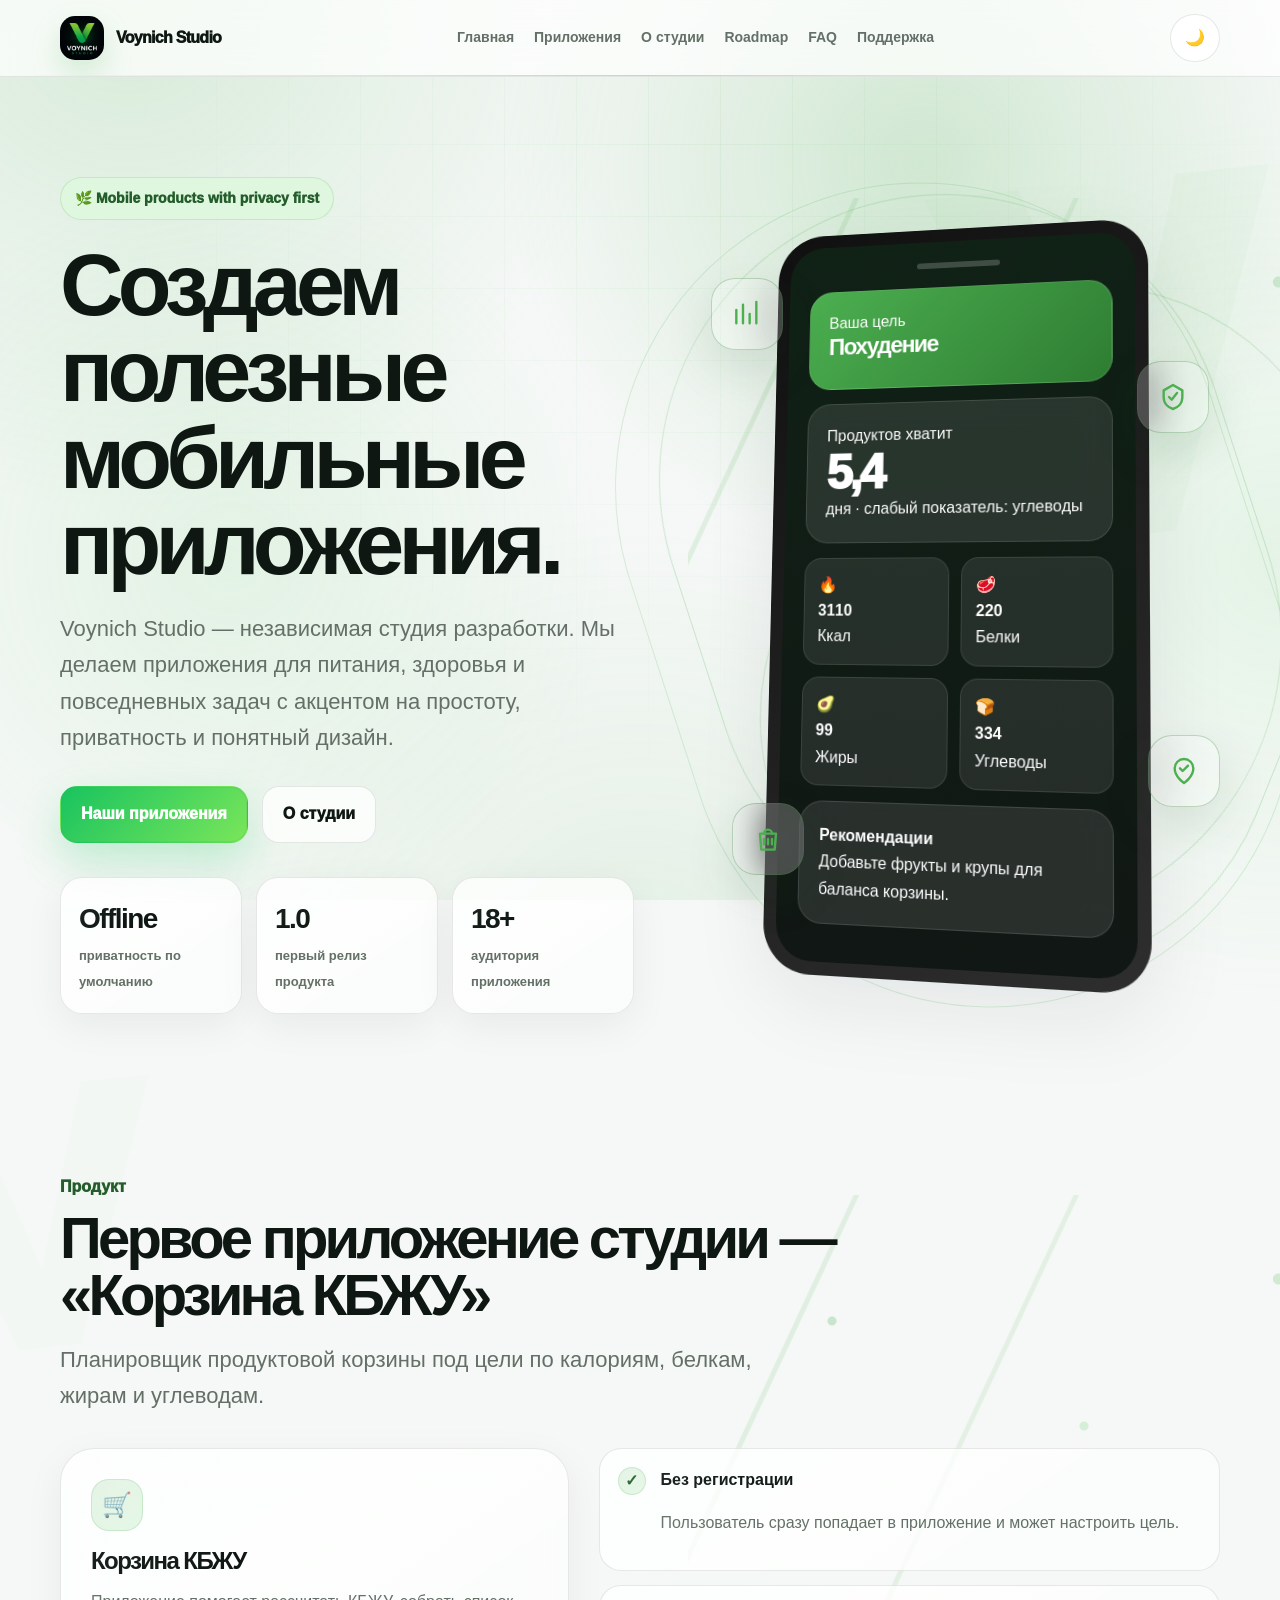
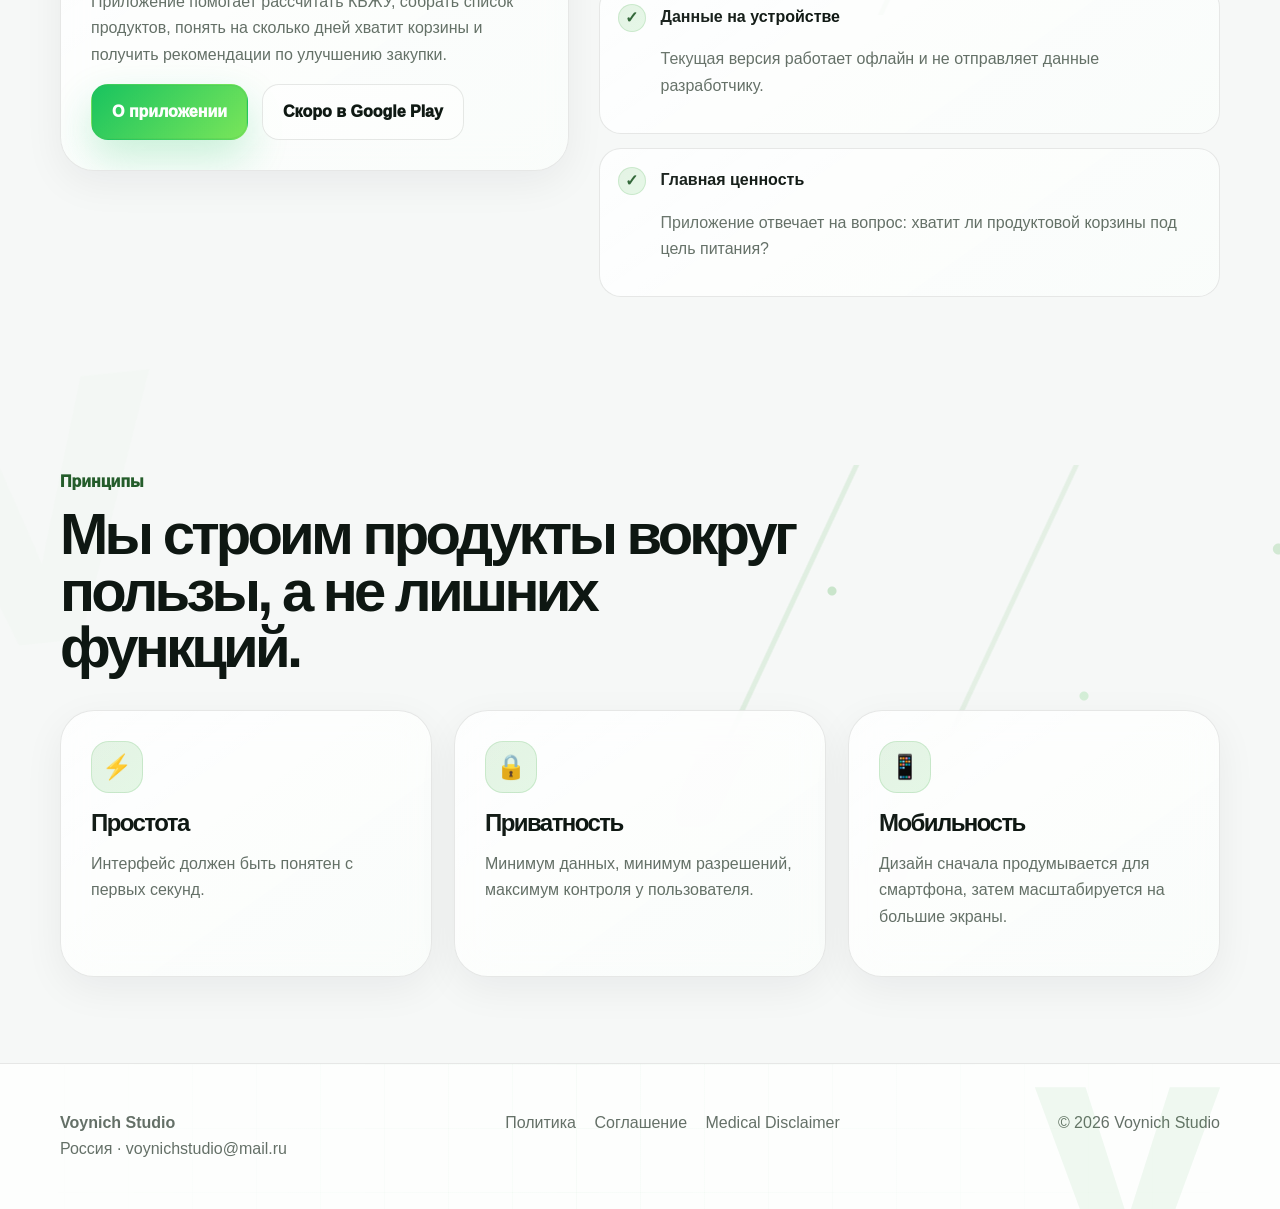
<file: index.html>
<!doctype html>
<html lang="ru">
<head>
  <meta charset="utf-8">
  <meta name="viewport" content="width=device-width, initial-scale=1">
  <title>Voynich Studio — мобильные приложения</title>
  <meta name="description" content="Voynich Studio разрабатывает современные мобильные приложения для питания, здоровья и повседневных задач.">
  <meta name="theme-color" content="#4CAF50">
  <link rel="canonical" href="https://voynich-studio.github.io/">
  <meta property="og:title" content="Voynich Studio — мобильные приложения">
  <meta property="og:description" content="Voynich Studio разрабатывает современные мобильные приложения для питания, здоровья и повседневных задач.">
  <meta property="og:type" content="website">
  <meta property="og:url" content="https://voynich-studio.github.io/">
  <meta property="og:site_name" content="Voynich Studio">
  <meta name="twitter:card" content="summary_large_image">
  <link rel="icon" href="assets/favicon.png" type="image/png">
  <link rel="manifest" href="site.webmanifest">
  <link rel="stylesheet" href="style.css">
  <script type="application/ld+json">
  {
    "@context": "https://schema.org",
    "@type": "Organization",
    "name": "Voynich Studio",
    "url": "https://voynich-studio.github.io/",
    "email": "voynichstudio@mail.ru",
    "foundingLocation": "Россия"
  }
  </script>

</head>
<body>
  <a class="skip-link" href="#main">Перейти к содержимому</a>
  <nav class="site-nav">
    <div class="container nav-inner">
      <a class="logo" href="index.html" aria-label="Voynich Studio">
        <img class="logo-mark" src="assets/voynich-studio-logo-v2.jpg" alt="" width="44" height="44">
        <span>Voynich Studio</span>
      </a>
      <div class="nav-links" aria-label="Основная навигация">
        <a href="index.html">Главная</a>
        <a href="apps.html">Приложения</a>
        <a href="about.html">О студии</a>
        <a href="roadmap.html">Roadmap</a>
        <a href="faq.html">FAQ</a>
        <a href="support.html">Поддержка</a>
      </div>
      <div class="nav-actions">
        <button class="icon-btn" onclick="toggleTheme()" aria-label="Переключить тему">🌙</button>
        <button class="icon-btn mobile-menu-btn" onclick="toggleMenu()" aria-label="Открыть меню">☰</button>
      </div>
    </div>
    <div class="container mobile-menu">
      <a href="index.html">Главная</a>
      <a href="apps.html">Приложения</a>
      <a href="about.html">О студии</a>
      <a href="roadmap.html">Roadmap</a>
      <a href="faq.html">FAQ</a>
      <a href="support.html">Поддержка</a>
      <a href="privacy-policy.html">Документы</a>
    </div>
  </nav>

<header class="hero" id="main">
  <div class="container hero-grid">
    <div class="hero-copy">
      <div class="badge reveal">🌿 Mobile products with privacy first</div>
      <h1 class="reveal d1">Создаем полезные мобильные приложения.</h1>
      <p class="lead reveal d2">Voynich Studio — независимая студия разработки. Мы делаем приложения для питания, здоровья и повседневных задач с акцентом на простоту, приватность и понятный дизайн.</p>
      <div class="actions reveal d2">
        <a class="btn primary" href="apps.html">Наши приложения</a>
        <a class="btn secondary" href="about.html">О студии</a>
      </div>
      <div class="stats reveal d2">
        <div class="stat"><strong>Offline</strong><span>приватность по умолчанию</span></div>
        <div class="stat"><strong>1.0</strong><span>первый релиз продукта</span></div>
        <div class="stat"><strong>18+</strong><span>аудитория приложения</span></div>
      </div>
    </div>

<div class="device-wrap reveal d2">
  <div class="brand-orbit" aria-hidden="true"></div>
  <span class="glass-chip one" aria-hidden="true"><svg viewBox="0 0 24 24"><path d="M4 19V9m5 10V5m5 14v-7m5 7V3"/></svg></span>
  <span class="glass-chip two" aria-hidden="true"><svg viewBox="0 0 24 24"><path d="M12 3l7 4v5c0 5-3.5 8-7 9-3.5-1-7-4-7-9V7l7-4z"/><path d="M9 12l2 2 4-5"/></svg></span>
  <span class="glass-chip three" aria-hidden="true"><svg viewBox="0 0 24 24"><path d="M6 8h12l-1 12H7L6 8z"/><path d="M9 8a3 3 0 0 1 6 0"/><path d="M9 12v4m3-4v4m3-4v4"/></svg></span>
  <span class="glass-chip four" aria-hidden="true"><svg viewBox="0 0 24 24"><path d="M12 21s7-4.5 7-11a7 7 0 0 0-14 0c0 6.5 7 11 7 11z"/><path d="M9 10l2 2 4-4"/></svg></span>

  <div class="orbit"></div>
  <div class="phone" aria-label="Мокап приложения Корзина КБЖУ">
    <div class="phone-screen">
      <div class="phone-top"></div>
      <div class="app-card green">
        <div>Ваша цель</div>
        <h3>Похудение</h3>
      </div>
      <div class="app-card">
        <div>Продуктов хватит</div>
        <div class="big-number">5,4</div>
        <div>дня · слабый показатель: углеводы</div>
      </div>
      <div class="phone-grid">
        <div class="phone-macro">🔥<br><strong>3110</strong><br>Ккал</div>
        <div class="phone-macro">🥩<br><strong>220</strong><br>Белки</div>
        <div class="phone-macro">🥑<br><strong>99</strong><br>Жиры</div>
        <div class="phone-macro">🍞<br><strong>334</strong><br>Углеводы</div>
      </div>
      <div class="app-card" style="margin-top:15px">
        <strong>Рекомендации</strong><br>
        Добавьте фрукты и крупы для баланса корзины.
      </div>
    </div>
  </div>
</div>

  </div>
</header>

<main id="main">
  <section class="section">
    <div class="container">
      <div class="section-head">
        <div class="section-kicker">Продукт</div>
        <h2>Первое приложение студии — «Корзина КБЖУ»</h2>
        <p class="lead">Планировщик продуктовой корзины под цели по калориям, белкам, жирам и углеводам.</p>
      </div>
      <div class="split">
        <div class="card">
          <div class="card-icon">🛒</div>
          <h3>Корзина КБЖУ</h3>
          <p>Приложение помогает рассчитать КБЖУ, собрать список продуктов, понять на сколько дней хватит корзины и получить рекомендации по улучшению закупки.</p>
          <div class="actions">
            <a class="btn primary" href="kbju-basket.html">О приложении</a>
            <a class="btn secondary" href="#">Скоро в Google Play</a>
          </div>
        </div>
        <div class="feature-list">
          <div class="feature"><span class="check">✓</span><div><strong>Без регистрации</strong><p>Пользователь сразу попадает в приложение и может настроить цель.</p></div></div>
          <div class="feature"><span class="check">✓</span><div><strong>Данные на устройстве</strong><p>Текущая версия работает офлайн и не отправляет данные разработчику.</p></div></div>
          <div class="feature"><span class="check">✓</span><div><strong>Главная ценность</strong><p>Приложение отвечает на вопрос: хватит ли продуктовой корзины под цель питания?</p></div></div>
        </div>
      </div>
    </div>
  </section>

  <section class="section">
    <div class="container">
      <div class="section-head">
        <div class="section-kicker">Принципы</div>
        <h2>Мы строим продукты вокруг пользы, а не лишних функций.</h2>
      </div>
      <div class="cards">
        <div class="card"><div class="card-icon">⚡</div><h3>Простота</h3><p>Интерфейс должен быть понятен с первых секунд.</p></div>
        <div class="card"><div class="card-icon">🔒</div><h3>Приватность</h3><p>Минимум данных, минимум разрешений, максимум контроля у пользователя.</p></div>
        <div class="card"><div class="card-icon">📱</div><h3>Мобильность</h3><p>Дизайн сначала продумывается для смартфона, затем масштабируется на большие экраны.</p></div>
      </div>
    </div>
  </section>
</main>

  <footer class="footer">
    <div class="container footer-grid">
      <div>
        <strong>Voynich Studio</strong><br>
        Россия · <a href="mailto:voynichstudio@mail.ru">voynichstudio@mail.ru</a>
      </div>
      <div>
        <a href="privacy-policy.html">Политика</a>
        <a href="terms.html">Соглашение</a>
        <a href="medical-disclaimer.html">Medical Disclaimer</a>
      </div>
      <div>© 2026 Voynich Studio</div>
    </div>
  </footer>
  <script src="script.js"></script>
</body>
</html>
</file>
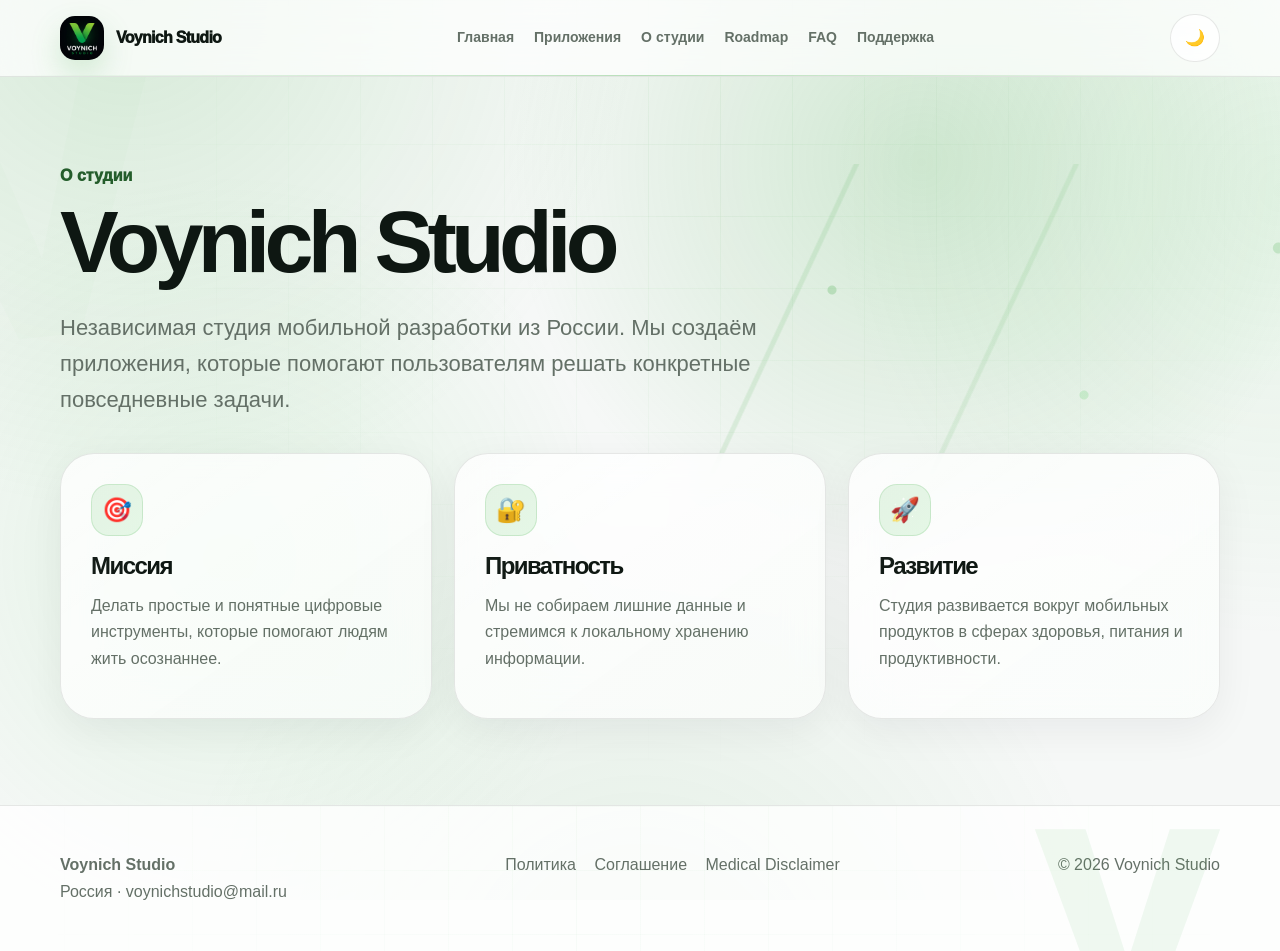
<file: about.html>
<!doctype html>
<html lang="ru">
<head>
  <meta charset="utf-8">
  <meta name="viewport" content="width=device-width, initial-scale=1">
  <title>О студии — Voynich Studio</title>
  <meta name="description" content="О студии Voynich Studio, миссии и принципах разработки.">
  <meta name="theme-color" content="#4CAF50">
  <link rel="canonical" href="https://voynich-studio.github.io/about.html">
  <meta property="og:title" content="О студии — Voynich Studio">
  <meta property="og:description" content="О студии Voynich Studio, миссии и принципах разработки.">
  <meta property="og:type" content="website">
  <meta property="og:url" content="https://voynich-studio.github.io/about.html">
  <meta property="og:site_name" content="Voynich Studio">
  <meta name="twitter:card" content="summary_large_image">
  <link rel="icon" href="assets/favicon.png" type="image/png">
  <link rel="manifest" href="site.webmanifest">
  <link rel="stylesheet" href="style.css">
  <script type="application/ld+json">
  {
    "@context": "https://schema.org",
    "@type": "Organization",
    "name": "Voynich Studio",
    "url": "https://voynich-studio.github.io/",
    "email": "voynichstudio@mail.ru",
    "foundingLocation": "Россия"
  }
  </script>

</head>
<body>
  <a class="skip-link" href="#main">Перейти к содержимому</a>
  <nav class="site-nav">
    <div class="container nav-inner">
      <a class="logo" href="index.html" aria-label="Voynich Studio">
        <img class="logo-mark" src="assets/voynich-studio-logo-v2.jpg" alt="" width="44" height="44">
        <span>Voynich Studio</span>
      </a>
      <div class="nav-links" aria-label="Основная навигация">
        <a href="index.html">Главная</a>
        <a href="apps.html">Приложения</a>
        <a href="about.html">О студии</a>
        <a href="roadmap.html">Roadmap</a>
        <a href="faq.html">FAQ</a>
        <a href="support.html">Поддержка</a>
      </div>
      <div class="nav-actions">
        <button class="icon-btn" onclick="toggleTheme()" aria-label="Переключить тему">🌙</button>
        <button class="icon-btn mobile-menu-btn" onclick="toggleMenu()" aria-label="Открыть меню">☰</button>
      </div>
    </div>
    <div class="container mobile-menu">
      <a href="index.html">Главная</a>
      <a href="apps.html">Приложения</a>
      <a href="about.html">О студии</a>
      <a href="roadmap.html">Roadmap</a>
      <a href="faq.html">FAQ</a>
      <a href="support.html">Поддержка</a>
      <a href="privacy-policy.html">Документы</a>
    </div>
  </nav>

<main id="main" class="section">
  <div class="container">
    <div class="section-head">
      <div class="section-kicker">О студии</div>
      <h1>Voynich Studio</h1>
      <p class="lead">Независимая студия мобильной разработки из России. Мы создаём приложения, которые помогают пользователям решать конкретные повседневные задачи.</p>
    </div>
    <div class="cards">
      <div class="card"><div class="card-icon">🎯</div><h3>Миссия</h3><p>Делать простые и понятные цифровые инструменты, которые помогают людям жить осознаннее.</p></div>
      <div class="card"><div class="card-icon">🔐</div><h3>Приватность</h3><p>Мы не собираем лишние данные и стремимся к локальному хранению информации.</p></div>
      <div class="card"><div class="card-icon">🚀</div><h3>Развитие</h3><p>Студия развивается вокруг мобильных продуктов в сферах здоровья, питания и продуктивности.</p></div>
    </div>
  </div>
</main>

  <footer class="footer">
    <div class="container footer-grid">
      <div>
        <strong>Voynich Studio</strong><br>
        Россия · <a href="mailto:voynichstudio@mail.ru">voynichstudio@mail.ru</a>
      </div>
      <div>
        <a href="privacy-policy.html">Политика</a>
        <a href="terms.html">Соглашение</a>
        <a href="medical-disclaimer.html">Medical Disclaimer</a>
      </div>
      <div>© 2026 Voynich Studio</div>
    </div>
  </footer>
  <script src="script.js"></script>
</body>
</html>
</file>
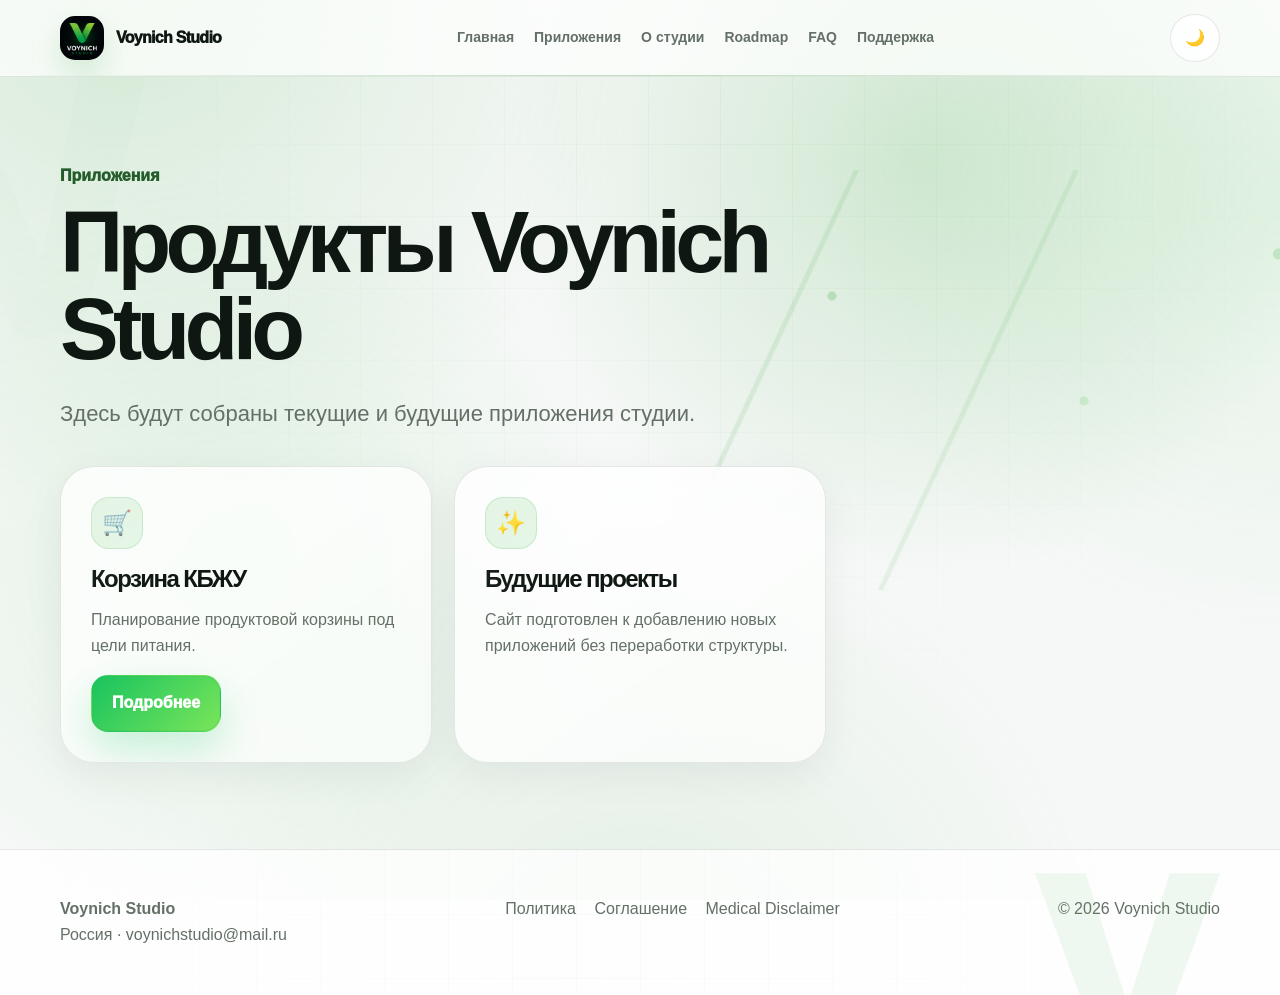
<file: apps.html>
<!doctype html>
<html lang="ru">
<head>
  <meta charset="utf-8">
  <meta name="viewport" content="width=device-width, initial-scale=1">
  <title>Приложения — Voynich Studio</title>
  <meta name="description" content="Приложения Voynich Studio.">
  <meta name="theme-color" content="#4CAF50">
  <link rel="canonical" href="https://voynich-studio.github.io/apps.html">
  <meta property="og:title" content="Приложения — Voynich Studio">
  <meta property="og:description" content="Приложения Voynich Studio.">
  <meta property="og:type" content="website">
  <meta property="og:url" content="https://voynich-studio.github.io/apps.html">
  <meta property="og:site_name" content="Voynich Studio">
  <meta name="twitter:card" content="summary_large_image">
  <link rel="icon" href="assets/favicon.png" type="image/png">
  <link rel="manifest" href="site.webmanifest">
  <link rel="stylesheet" href="style.css">
  <script type="application/ld+json">
  {
    "@context": "https://schema.org",
    "@type": "Organization",
    "name": "Voynich Studio",
    "url": "https://voynich-studio.github.io/",
    "email": "voynichstudio@mail.ru",
    "foundingLocation": "Россия"
  }
  </script>

</head>
<body>
  <a class="skip-link" href="#main">Перейти к содержимому</a>
  <nav class="site-nav">
    <div class="container nav-inner">
      <a class="logo" href="index.html" aria-label="Voynich Studio">
        <img class="logo-mark" src="assets/voynich-studio-logo-v2.jpg" alt="" width="44" height="44">
        <span>Voynich Studio</span>
      </a>
      <div class="nav-links" aria-label="Основная навигация">
        <a href="index.html">Главная</a>
        <a href="apps.html">Приложения</a>
        <a href="about.html">О студии</a>
        <a href="roadmap.html">Roadmap</a>
        <a href="faq.html">FAQ</a>
        <a href="support.html">Поддержка</a>
      </div>
      <div class="nav-actions">
        <button class="icon-btn" onclick="toggleTheme()" aria-label="Переключить тему">🌙</button>
        <button class="icon-btn mobile-menu-btn" onclick="toggleMenu()" aria-label="Открыть меню">☰</button>
      </div>
    </div>
    <div class="container mobile-menu">
      <a href="index.html">Главная</a>
      <a href="apps.html">Приложения</a>
      <a href="about.html">О студии</a>
      <a href="roadmap.html">Roadmap</a>
      <a href="faq.html">FAQ</a>
      <a href="support.html">Поддержка</a>
      <a href="privacy-policy.html">Документы</a>
    </div>
  </nav>

<main id="main" class="section">
  <div class="container">
    <div class="section-head">
      <div class="section-kicker">Приложения</div>
      <h1>Продукты Voynich Studio</h1>
      <p class="lead">Здесь будут собраны текущие и будущие приложения студии.</p>
    </div>
    <div class="cards">
      <div class="card">
        <div class="card-icon">🛒</div>
        <h3>Корзина КБЖУ</h3>
        <p>Планирование продуктовой корзины под цели питания.</p>
        <a class="btn primary" href="kbju-basket.html">Подробнее</a>
      </div>
      <div class="card">
        <div class="card-icon">✨</div>
        <h3>Будущие проекты</h3>
        <p>Сайт подготовлен к добавлению новых приложений без переработки структуры.</p>
      </div>
    </div>
  </div>
</main>

  <footer class="footer">
    <div class="container footer-grid">
      <div>
        <strong>Voynich Studio</strong><br>
        Россия · <a href="mailto:voynichstudio@mail.ru">voynichstudio@mail.ru</a>
      </div>
      <div>
        <a href="privacy-policy.html">Политика</a>
        <a href="terms.html">Соглашение</a>
        <a href="medical-disclaimer.html">Medical Disclaimer</a>
      </div>
      <div>© 2026 Voynich Studio</div>
    </div>
  </footer>
  <script src="script.js"></script>
</body>
</html>
</file>
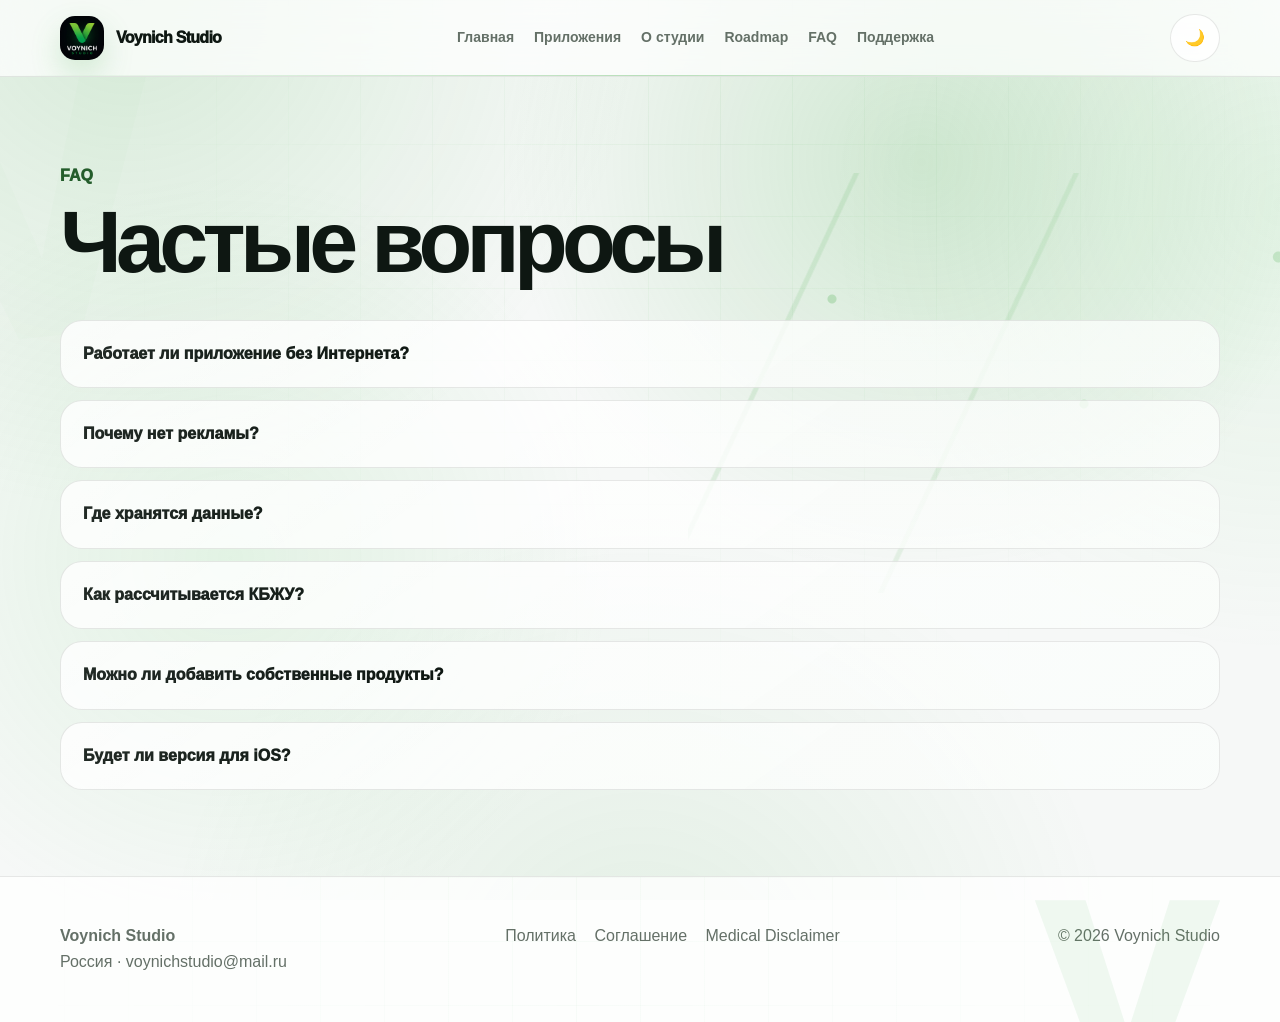
<file: faq.html>
<!doctype html>
<html lang="ru">
<head>
  <meta charset="utf-8">
  <meta name="viewport" content="width=device-width, initial-scale=1">
  <title>FAQ — Voynich Studio</title>
  <meta name="description" content="Частые вопросы о приложении Корзина КБЖУ и Voynich Studio.">
  <meta name="theme-color" content="#4CAF50">
  <link rel="canonical" href="https://voynich-studio.github.io/faq.html">
  <meta property="og:title" content="FAQ — Voynich Studio">
  <meta property="og:description" content="Частые вопросы о приложении Корзина КБЖУ и Voynich Studio.">
  <meta property="og:type" content="website">
  <meta property="og:url" content="https://voynich-studio.github.io/faq.html">
  <meta property="og:site_name" content="Voynich Studio">
  <meta name="twitter:card" content="summary_large_image">
  <link rel="icon" href="assets/favicon.png" type="image/png">
  <link rel="manifest" href="site.webmanifest">
  <link rel="stylesheet" href="style.css">
  <script type="application/ld+json">
  {
    "@context": "https://schema.org",
    "@type": "Organization",
    "name": "Voynich Studio",
    "url": "https://voynich-studio.github.io/",
    "email": "voynichstudio@mail.ru",
    "foundingLocation": "Россия"
  }
  </script>

</head>
<body>
  <a class="skip-link" href="#main">Перейти к содержимому</a>
  <nav class="site-nav">
    <div class="container nav-inner">
      <a class="logo" href="index.html" aria-label="Voynich Studio">
        <img class="logo-mark" src="assets/voynich-studio-logo-v2.jpg" alt="" width="44" height="44">
        <span>Voynich Studio</span>
      </a>
      <div class="nav-links" aria-label="Основная навигация">
        <a href="index.html">Главная</a>
        <a href="apps.html">Приложения</a>
        <a href="about.html">О студии</a>
        <a href="roadmap.html">Roadmap</a>
        <a href="faq.html">FAQ</a>
        <a href="support.html">Поддержка</a>
      </div>
      <div class="nav-actions">
        <button class="icon-btn" onclick="toggleTheme()" aria-label="Переключить тему">🌙</button>
        <button class="icon-btn mobile-menu-btn" onclick="toggleMenu()" aria-label="Открыть меню">☰</button>
      </div>
    </div>
    <div class="container mobile-menu">
      <a href="index.html">Главная</a>
      <a href="apps.html">Приложения</a>
      <a href="about.html">О студии</a>
      <a href="roadmap.html">Roadmap</a>
      <a href="faq.html">FAQ</a>
      <a href="support.html">Поддержка</a>
      <a href="privacy-policy.html">Документы</a>
    </div>
  </nav>

<main id="main" class="section">
  <div class="container">
    <div class="section-head">
      <div class="section-kicker">FAQ</div>
      <h1>Частые вопросы</h1>
    </div>
    <div class="faq-list">
      <details class="faq-item"><summary>Работает ли приложение без Интернета?</summary><p>Да. Текущая версия работает офлайн, а пользовательские данные хранятся локально на устройстве.</p></details>
      <details class="faq-item"><summary>Почему нет рекламы?</summary><p>Первая версия не использует рекламу, чтобы упростить публикацию и улучшить пользовательский опыт.</p></details>
      <details class="faq-item"><summary>Где хранятся данные?</summary><p>Данные хранятся на устройстве пользователя и не передаются разработчику.</p></details>
      <details class="faq-item"><summary>Как рассчитывается КБЖУ?</summary><p>Показатели рассчитываются на основе данных профиля или ручной цели пользователя. Значения продуктов берутся из локальной базы.</p></details>
      <details class="faq-item"><summary>Можно ли добавить собственные продукты?</summary><p>Да. Пользователь может создать собственный продукт и использовать его в корзине.</p></details>
      <details class="faq-item"><summary>Будет ли версия для iOS?</summary><p>Возможность iOS-версии рассматривается в будущих этапах развития.</p></details>
    </div>
  </div>
</main>

  <footer class="footer">
    <div class="container footer-grid">
      <div>
        <strong>Voynich Studio</strong><br>
        Россия · <a href="mailto:voynichstudio@mail.ru">voynichstudio@mail.ru</a>
      </div>
      <div>
        <a href="privacy-policy.html">Политика</a>
        <a href="terms.html">Соглашение</a>
        <a href="medical-disclaimer.html">Medical Disclaimer</a>
      </div>
      <div>© 2026 Voynich Studio</div>
    </div>
  </footer>
  <script src="script.js"></script>
</body>
</html>
</file>
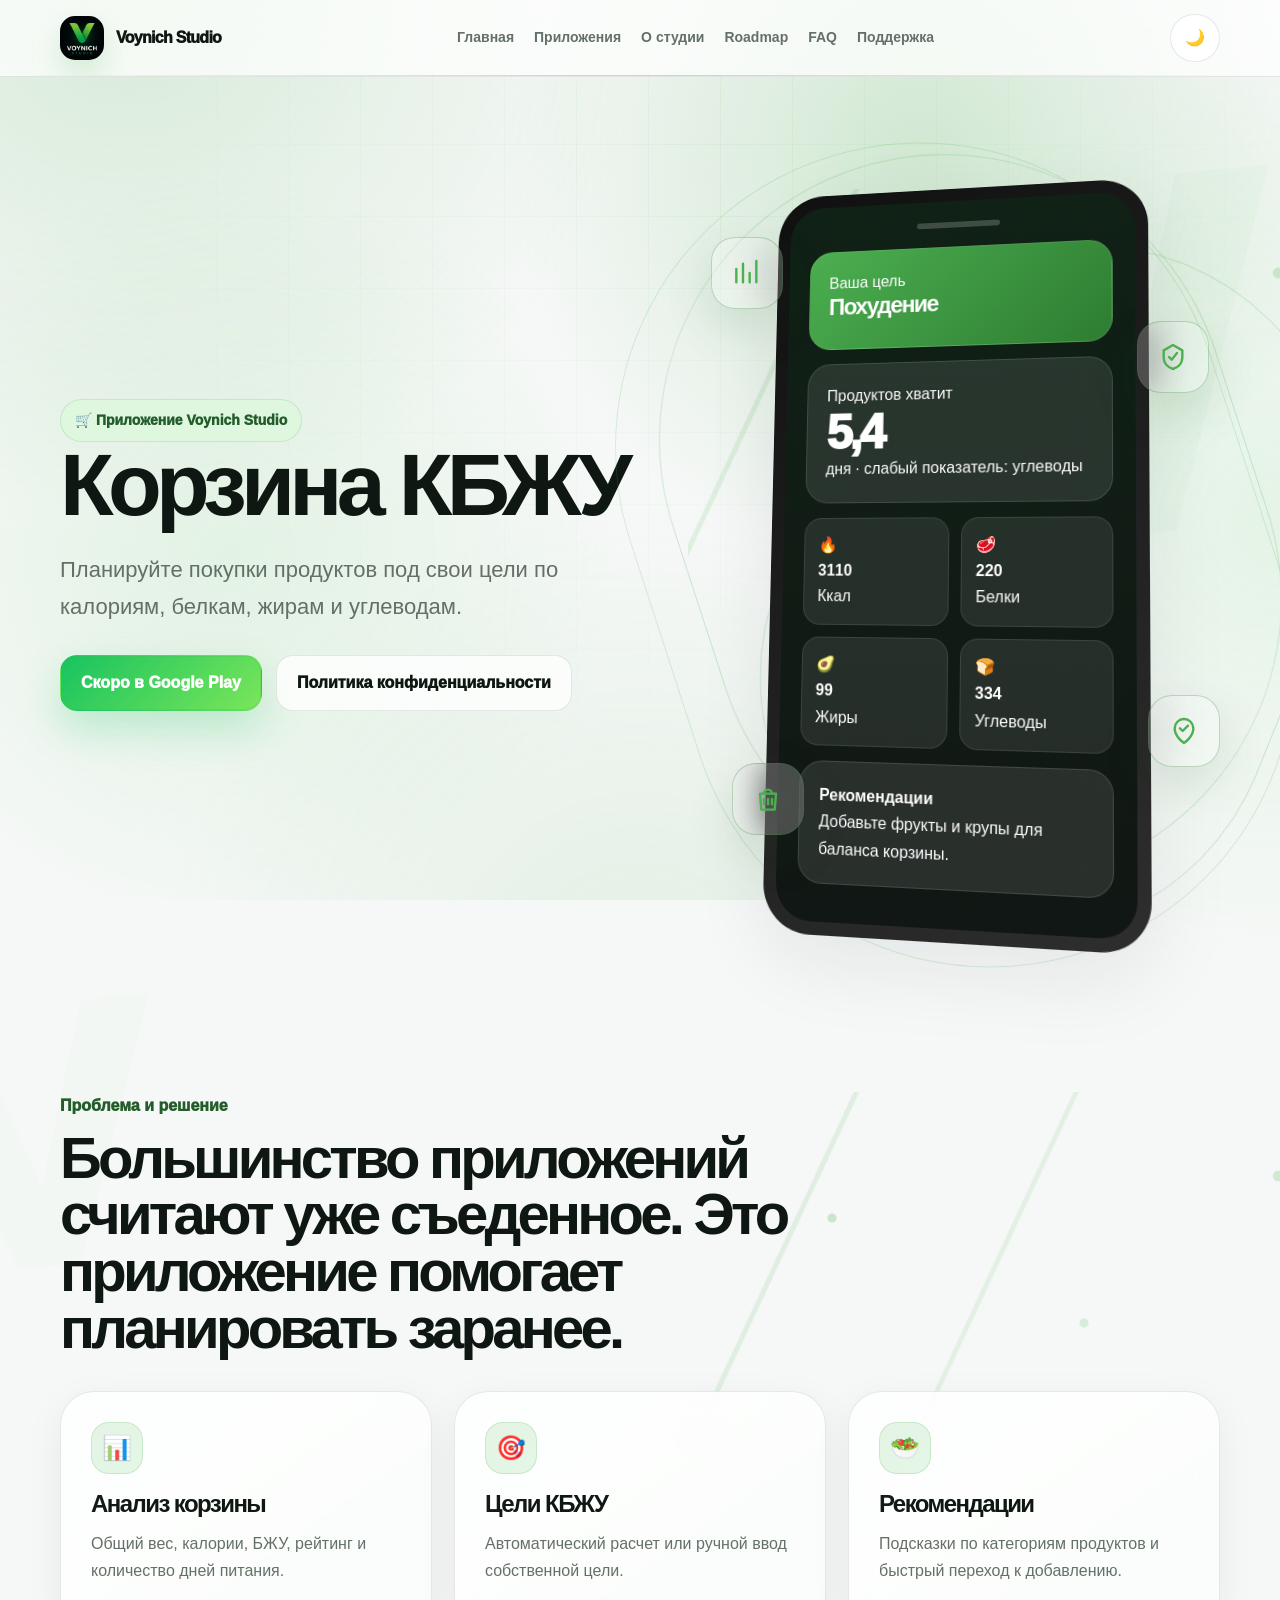
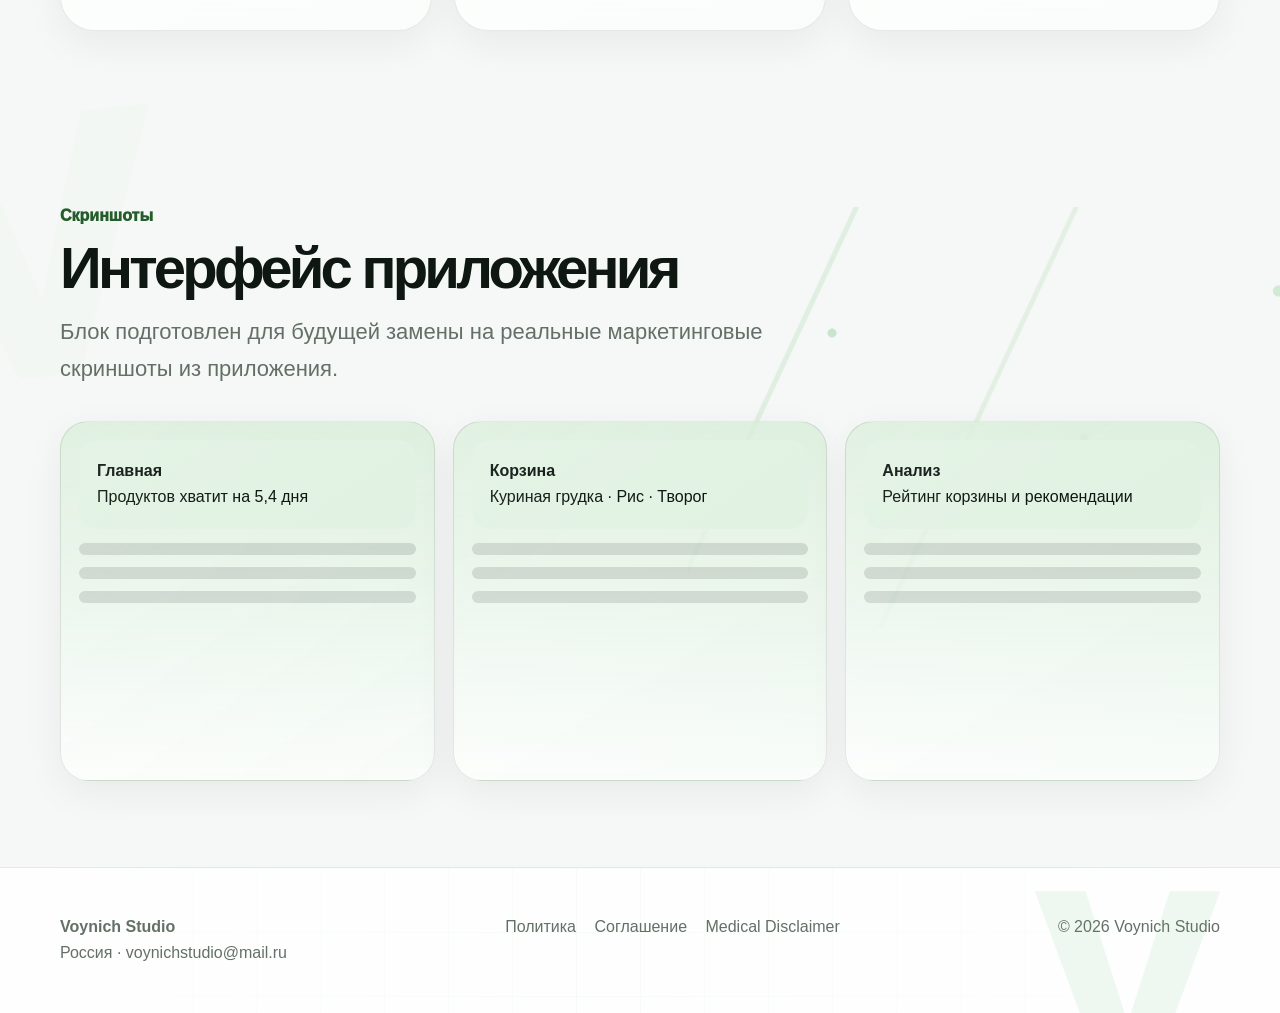
<file: kbju-basket.html>
<!doctype html>
<html lang="ru">
<head>
  <meta charset="utf-8">
  <meta name="viewport" content="width=device-width, initial-scale=1">
  <title>Корзина КБЖУ — приложение для планирования покупок</title>
  <meta name="description" content="Планируйте продуктовую корзину под свои цели по КБЖУ. Офлайн, без регистрации и рекламы.">
  <meta name="theme-color" content="#4CAF50">
  <link rel="canonical" href="https://voynich-studio.github.io/kbju-basket.html">
  <meta property="og:title" content="Корзина КБЖУ — приложение для планирования покупок">
  <meta property="og:description" content="Планируйте продуктовую корзину под свои цели по КБЖУ. Офлайн, без регистрации и рекламы.">
  <meta property="og:type" content="website">
  <meta property="og:url" content="https://voynich-studio.github.io/kbju-basket.html">
  <meta property="og:site_name" content="Voynich Studio">
  <meta name="twitter:card" content="summary_large_image">
  <link rel="icon" href="assets/favicon.png" type="image/png">
  <link rel="manifest" href="site.webmanifest">
  <link rel="stylesheet" href="style.css">
  <script type="application/ld+json">
  {
    "@context": "https://schema.org",
    "@type": "Organization",
    "name": "Voynich Studio",
    "url": "https://voynich-studio.github.io/",
    "email": "voynichstudio@mail.ru",
    "foundingLocation": "Россия"
  }
  </script>

<script type="application/ld+json">
{
  "@context": "https://schema.org",
  "@type": "SoftwareApplication",
  "name": "Корзина КБЖУ",
  "applicationCategory": "HealthApplication",
  "operatingSystem": "Android",
  "publisher": {
    "@type": "Organization",
    "name": "Voynich Studio"
  },
  "offers": {
    "@type": "Offer",
    "price": "0",
    "priceCurrency": "RUB"
  }
}
</script>

</head>
<body>
  <a class="skip-link" href="#main">Перейти к содержимому</a>
  <nav class="site-nav">
    <div class="container nav-inner">
      <a class="logo" href="index.html" aria-label="Voynich Studio">
        <img class="logo-mark" src="assets/voynich-studio-logo-v2.jpg" alt="" width="44" height="44">
        <span>Voynich Studio</span>
      </a>
      <div class="nav-links" aria-label="Основная навигация">
        <a href="index.html">Главная</a>
        <a href="apps.html">Приложения</a>
        <a href="about.html">О студии</a>
        <a href="roadmap.html">Roadmap</a>
        <a href="faq.html">FAQ</a>
        <a href="support.html">Поддержка</a>
      </div>
      <div class="nav-actions">
        <button class="icon-btn" onclick="toggleTheme()" aria-label="Переключить тему">🌙</button>
        <button class="icon-btn mobile-menu-btn" onclick="toggleMenu()" aria-label="Открыть меню">☰</button>
      </div>
    </div>
    <div class="container mobile-menu">
      <a href="index.html">Главная</a>
      <a href="apps.html">Приложения</a>
      <a href="about.html">О студии</a>
      <a href="roadmap.html">Roadmap</a>
      <a href="faq.html">FAQ</a>
      <a href="support.html">Поддержка</a>
      <a href="privacy-policy.html">Документы</a>
    </div>
  </nav>

<main id="main">
  <section class="hero">
    <div class="container hero-grid">
      <div>
        <div class="badge">🛒 Приложение Voynich Studio</div>
        <h1>Корзина КБЖУ</h1>
        <p class="lead">Планируйте покупки продуктов под свои цели по калориям, белкам, жирам и углеводам.</p>
        <div class="actions">
          <a class="btn primary" href="#">Скоро в Google Play</a>
          <a class="btn secondary" href="privacy-policy.html">Политика конфиденциальности</a>
        </div>
      </div>

<div class="device-wrap reveal d2">
  <div class="brand-orbit" aria-hidden="true"></div>
  <span class="glass-chip one" aria-hidden="true"><svg viewBox="0 0 24 24"><path d="M4 19V9m5 10V5m5 14v-7m5 7V3"/></svg></span>
  <span class="glass-chip two" aria-hidden="true"><svg viewBox="0 0 24 24"><path d="M12 3l7 4v5c0 5-3.5 8-7 9-3.5-1-7-4-7-9V7l7-4z"/><path d="M9 12l2 2 4-5"/></svg></span>
  <span class="glass-chip three" aria-hidden="true"><svg viewBox="0 0 24 24"><path d="M6 8h12l-1 12H7L6 8z"/><path d="M9 8a3 3 0 0 1 6 0"/><path d="M9 12v4m3-4v4m3-4v4"/></svg></span>
  <span class="glass-chip four" aria-hidden="true"><svg viewBox="0 0 24 24"><path d="M12 21s7-4.5 7-11a7 7 0 0 0-14 0c0 6.5 7 11 7 11z"/><path d="M9 10l2 2 4-4"/></svg></span>

  <div class="orbit"></div>
  <div class="phone" aria-label="Мокап приложения Корзина КБЖУ">
    <div class="phone-screen">
      <div class="phone-top"></div>
      <div class="app-card green">
        <div>Ваша цель</div>
        <h3>Похудение</h3>
      </div>
      <div class="app-card">
        <div>Продуктов хватит</div>
        <div class="big-number">5,4</div>
        <div>дня · слабый показатель: углеводы</div>
      </div>
      <div class="phone-grid">
        <div class="phone-macro">🔥<br><strong>3110</strong><br>Ккал</div>
        <div class="phone-macro">🥩<br><strong>220</strong><br>Белки</div>
        <div class="phone-macro">🥑<br><strong>99</strong><br>Жиры</div>
        <div class="phone-macro">🍞<br><strong>334</strong><br>Углеводы</div>
      </div>
      <div class="app-card" style="margin-top:15px">
        <strong>Рекомендации</strong><br>
        Добавьте фрукты и крупы для баланса корзины.
      </div>
    </div>
  </div>
</div>

    </div>
  </section>

  <section class="section">
    <div class="container">
      <div class="section-head">
        <div class="section-kicker">Проблема и решение</div>
        <h2>Большинство приложений считают уже съеденное. Это приложение помогает планировать заранее.</h2>
      </div>
      <div class="cards">
        <div class="card"><div class="card-icon">📊</div><h3>Анализ корзины</h3><p>Общий вес, калории, БЖУ, рейтинг и количество дней питания.</p></div>
        <div class="card"><div class="card-icon">🎯</div><h3>Цели КБЖУ</h3><p>Автоматический расчет или ручной ввод собственной цели.</p></div>
        <div class="card"><div class="card-icon">🥗</div><h3>Рекомендации</h3><p>Подсказки по категориям продуктов и быстрый переход к добавлению.</p></div>
      </div>
    </div>
  </section>

  <section class="section">
    <div class="container">
      <div class="section-head">
        <div class="section-kicker">Скриншоты</div>
        <h2>Интерфейс приложения</h2>
        <p class="lead">Блок подготовлен для будущей замены на реальные маркетинговые скриншоты из приложения.</p>
      </div>
      <div class="gallery">
        <div class="screen-shot"><div class="mock-card"><strong>Главная</strong><br>Продуктов хватит на 5,4 дня</div><div class="mock-line"></div><div class="mock-line"></div><div class="mock-line"></div></div>
        <div class="screen-shot"><div class="mock-card"><strong>Корзина</strong><br>Куриная грудка · Рис · Творог</div><div class="mock-line"></div><div class="mock-line"></div><div class="mock-line"></div></div>
        <div class="screen-shot"><div class="mock-card"><strong>Анализ</strong><br>Рейтинг корзины и рекомендации</div><div class="mock-line"></div><div class="mock-line"></div><div class="mock-line"></div></div>
      </div>
    </div>
  </section>
</main>

  <footer class="footer">
    <div class="container footer-grid">
      <div>
        <strong>Voynich Studio</strong><br>
        Россия · <a href="mailto:voynichstudio@mail.ru">voynichstudio@mail.ru</a>
      </div>
      <div>
        <a href="privacy-policy.html">Политика</a>
        <a href="terms.html">Соглашение</a>
        <a href="medical-disclaimer.html">Medical Disclaimer</a>
      </div>
      <div>© 2026 Voynich Studio</div>
    </div>
  </footer>
  <script src="script.js"></script>
</body>
</html>
</file>
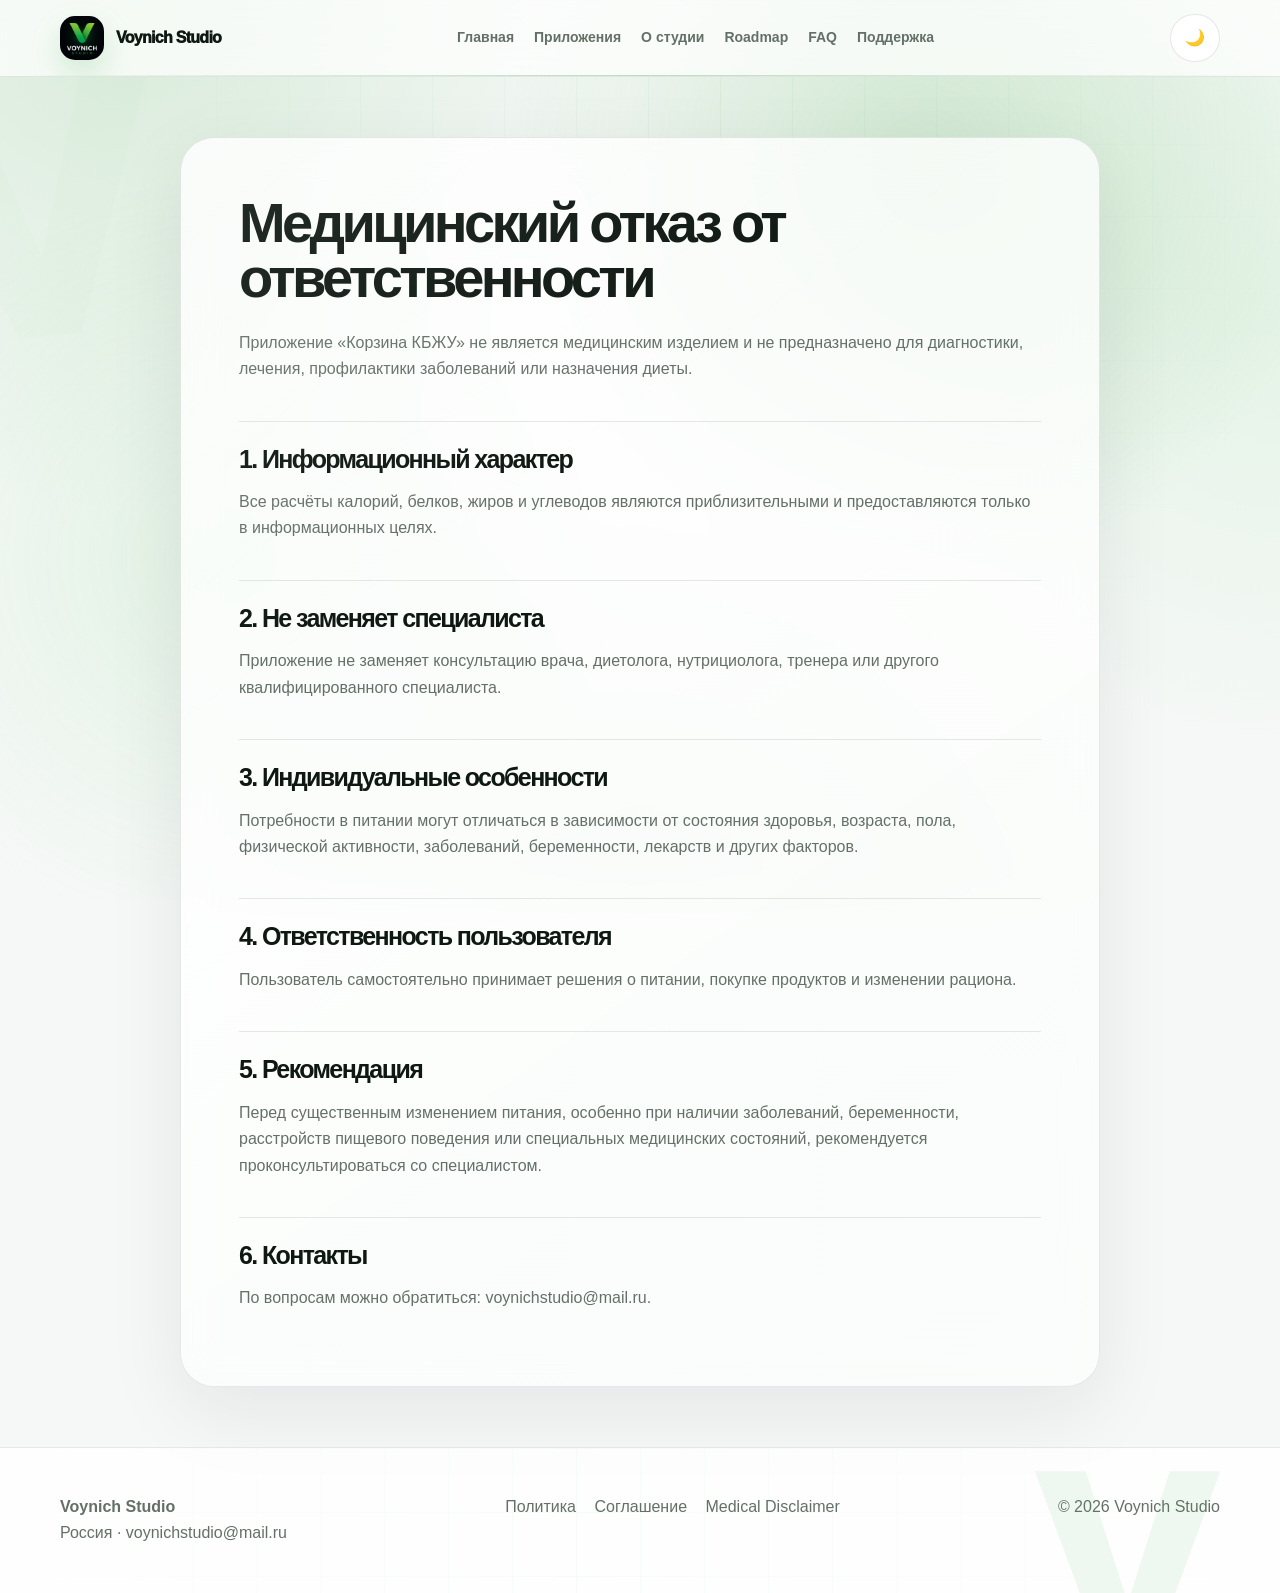
<file: medical-disclaimer.html>
<!doctype html>
<html lang="ru">
<head>
  <meta charset="utf-8">
  <meta name="viewport" content="width=device-width, initial-scale=1">
  <title>Медицинский отказ от ответственности — Корзина КБЖУ</title>
  <meta name="description" content="Медицинский отказ от ответственности приложения Корзина КБЖУ.">
  <meta name="theme-color" content="#4CAF50">
  <link rel="canonical" href="https://voynich-studio.github.io/medical-disclaimer.html">
  <meta property="og:title" content="Медицинский отказ от ответственности — Корзина КБЖУ">
  <meta property="og:description" content="Медицинский отказ от ответственности приложения Корзина КБЖУ.">
  <meta property="og:type" content="website">
  <meta property="og:url" content="https://voynich-studio.github.io/medical-disclaimer.html">
  <meta property="og:site_name" content="Voynich Studio">
  <meta name="twitter:card" content="summary_large_image">
  <link rel="icon" href="assets/favicon.png" type="image/png">
  <link rel="manifest" href="site.webmanifest">
  <link rel="stylesheet" href="style.css">
  <script type="application/ld+json">
  {
    "@context": "https://schema.org",
    "@type": "Organization",
    "name": "Voynich Studio",
    "url": "https://voynich-studio.github.io/",
    "email": "voynichstudio@mail.ru",
    "foundingLocation": "Россия"
  }
  </script>

</head>
<body>
  <a class="skip-link" href="#main">Перейти к содержимому</a>
  <nav class="site-nav">
    <div class="container nav-inner">
      <a class="logo" href="index.html" aria-label="Voynich Studio">
        <img class="logo-mark" src="assets/voynich-studio-logo-v2.jpg" alt="" width="44" height="44">
        <span>Voynich Studio</span>
      </a>
      <div class="nav-links" aria-label="Основная навигация">
        <a href="index.html">Главная</a>
        <a href="apps.html">Приложения</a>
        <a href="about.html">О студии</a>
        <a href="roadmap.html">Roadmap</a>
        <a href="faq.html">FAQ</a>
        <a href="support.html">Поддержка</a>
      </div>
      <div class="nav-actions">
        <button class="icon-btn" onclick="toggleTheme()" aria-label="Переключить тему">🌙</button>
        <button class="icon-btn mobile-menu-btn" onclick="toggleMenu()" aria-label="Открыть меню">☰</button>
      </div>
    </div>
    <div class="container mobile-menu">
      <a href="index.html">Главная</a>
      <a href="apps.html">Приложения</a>
      <a href="about.html">О студии</a>
      <a href="roadmap.html">Roadmap</a>
      <a href="faq.html">FAQ</a>
      <a href="support.html">Поддержка</a>
      <a href="privacy-policy.html">Документы</a>
    </div>
  </nav>

<main id="main" class="legal-layout"><article class="container legal-doc">
<h1>Медицинский отказ от ответственности</h1>
<p>Приложение «Корзина КБЖУ» не является медицинским изделием и не предназначено для диагностики, лечения, профилактики заболеваний или назначения диеты.</p>
<h2>1. Информационный характер</h2><p>Все расчёты калорий, белков, жиров и углеводов являются приблизительными и предоставляются только в информационных целях.</p>
<h2>2. Не заменяет специалиста</h2><p>Приложение не заменяет консультацию врача, диетолога, нутрициолога, тренера или другого квалифицированного специалиста.</p>
<h2>3. Индивидуальные особенности</h2><p>Потребности в питании могут отличаться в зависимости от состояния здоровья, возраста, пола, физической активности, заболеваний, беременности, лекарств и других факторов.</p>
<h2>4. Ответственность пользователя</h2><p>Пользователь самостоятельно принимает решения о питании, покупке продуктов и изменении рациона.</p>
<h2>5. Рекомендация</h2><p>Перед существенным изменением питания, особенно при наличии заболеваний, беременности, расстройств пищевого поведения или специальных медицинских состояний, рекомендуется проконсультироваться со специалистом.</p>
<h2>6. Контакты</h2><p>По вопросам можно обратиться: <a href="mailto:voynichstudio@mail.ru">voynichstudio@mail.ru</a>.</p>
</article></main>

  <footer class="footer">
    <div class="container footer-grid">
      <div>
        <strong>Voynich Studio</strong><br>
        Россия · <a href="mailto:voynichstudio@mail.ru">voynichstudio@mail.ru</a>
      </div>
      <div>
        <a href="privacy-policy.html">Политика</a>
        <a href="terms.html">Соглашение</a>
        <a href="medical-disclaimer.html">Medical Disclaimer</a>
      </div>
      <div>© 2026 Voynich Studio</div>
    </div>
  </footer>
  <script src="script.js"></script>
</body>
</html>
</file>
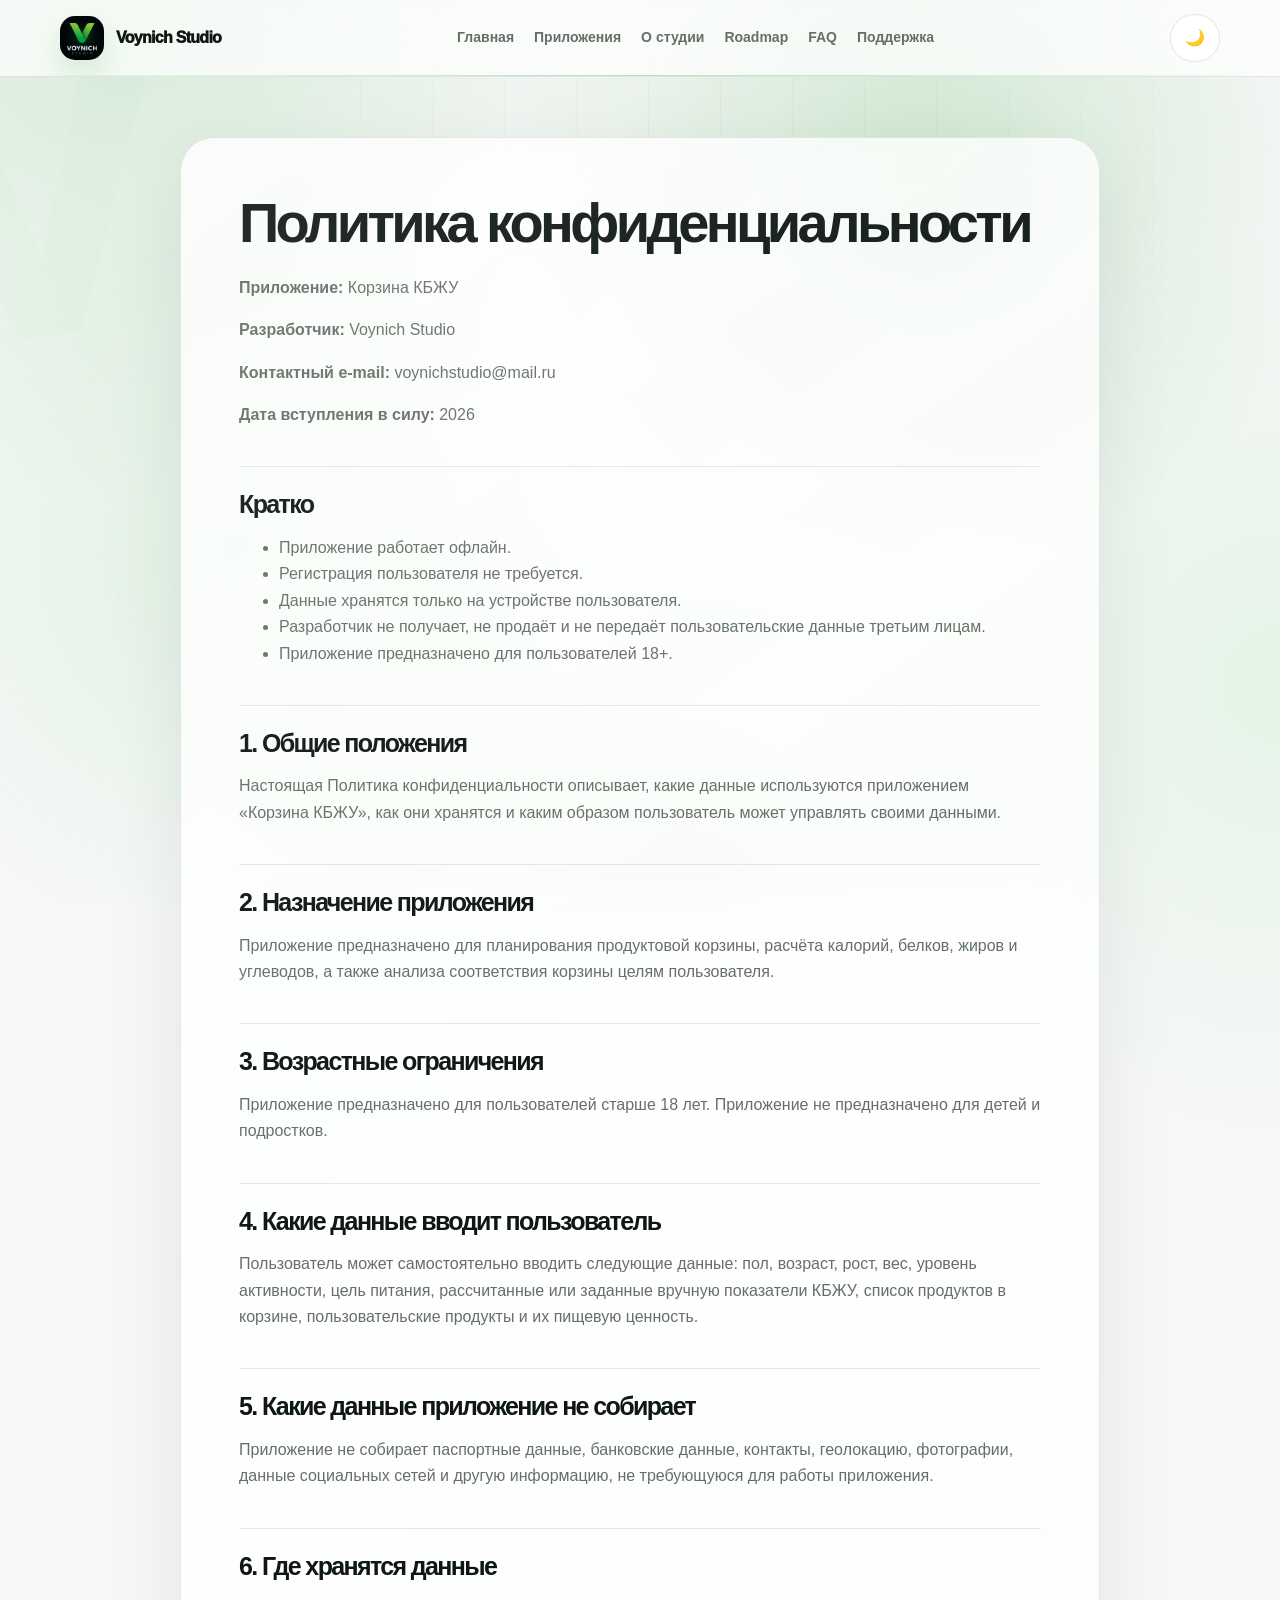
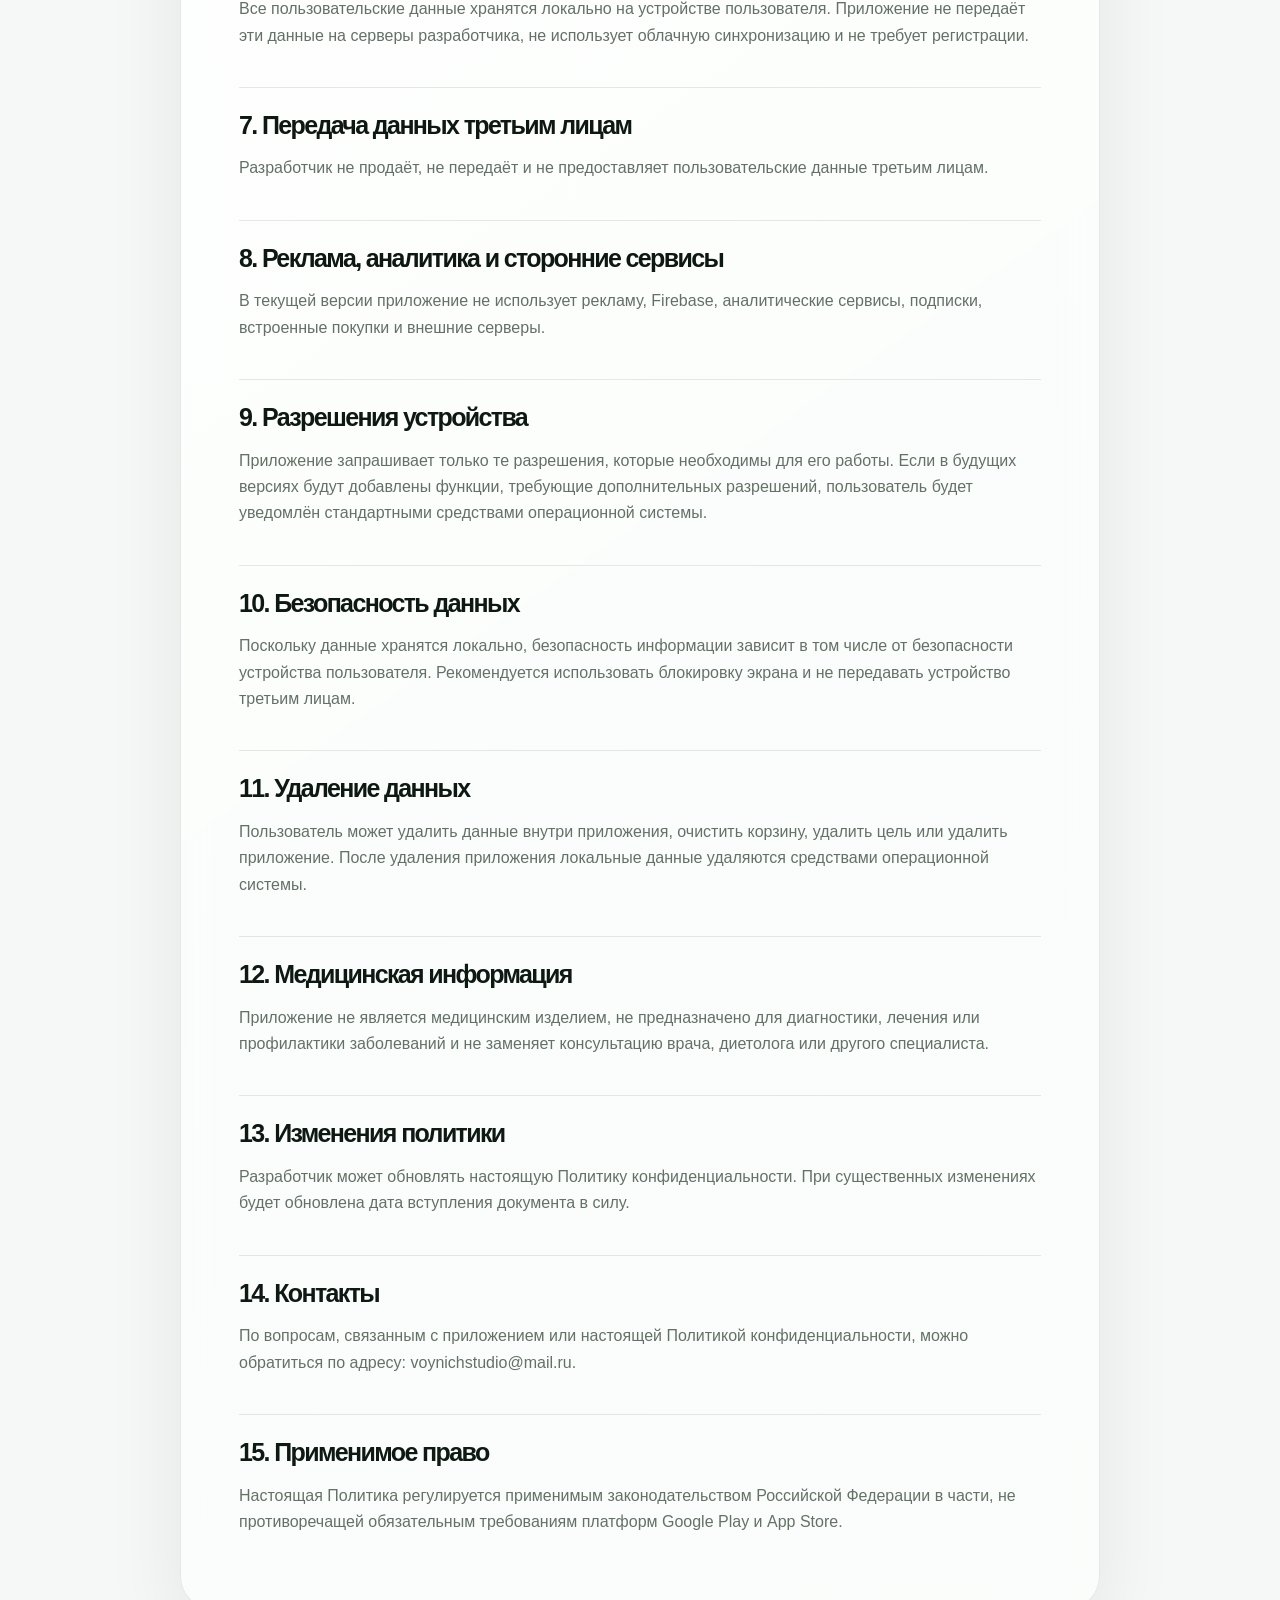
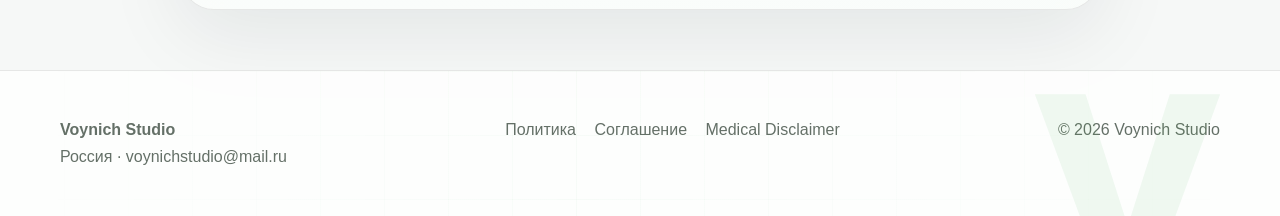
<file: privacy-policy.html>
<!doctype html>
<html lang="ru">
<head>
  <meta charset="utf-8">
  <meta name="viewport" content="width=device-width, initial-scale=1">
  <title>Политика конфиденциальности — Корзина КБЖУ</title>
  <meta name="description" content="Политика конфиденциальности приложения Корзина КБЖУ от Voynich Studio.">
  <meta name="theme-color" content="#4CAF50">
  <link rel="canonical" href="https://voynich-studio.github.io/privacy-policy.html">
  <meta property="og:title" content="Политика конфиденциальности — Корзина КБЖУ">
  <meta property="og:description" content="Политика конфиденциальности приложения Корзина КБЖУ от Voynich Studio.">
  <meta property="og:type" content="website">
  <meta property="og:url" content="https://voynich-studio.github.io/privacy-policy.html">
  <meta property="og:site_name" content="Voynich Studio">
  <meta name="twitter:card" content="summary_large_image">
  <link rel="icon" href="assets/favicon.png" type="image/png">
  <link rel="manifest" href="site.webmanifest">
  <link rel="stylesheet" href="style.css">
  <script type="application/ld+json">
  {
    "@context": "https://schema.org",
    "@type": "Organization",
    "name": "Voynich Studio",
    "url": "https://voynich-studio.github.io/",
    "email": "voynichstudio@mail.ru",
    "foundingLocation": "Россия"
  }
  </script>

</head>
<body>
  <a class="skip-link" href="#main">Перейти к содержимому</a>
  <nav class="site-nav">
    <div class="container nav-inner">
      <a class="logo" href="index.html" aria-label="Voynich Studio">
        <img class="logo-mark" src="assets/voynich-studio-logo-v2.jpg" alt="" width="44" height="44">
        <span>Voynich Studio</span>
      </a>
      <div class="nav-links" aria-label="Основная навигация">
        <a href="index.html">Главная</a>
        <a href="apps.html">Приложения</a>
        <a href="about.html">О студии</a>
        <a href="roadmap.html">Roadmap</a>
        <a href="faq.html">FAQ</a>
        <a href="support.html">Поддержка</a>
      </div>
      <div class="nav-actions">
        <button class="icon-btn" onclick="toggleTheme()" aria-label="Переключить тему">🌙</button>
        <button class="icon-btn mobile-menu-btn" onclick="toggleMenu()" aria-label="Открыть меню">☰</button>
      </div>
    </div>
    <div class="container mobile-menu">
      <a href="index.html">Главная</a>
      <a href="apps.html">Приложения</a>
      <a href="about.html">О студии</a>
      <a href="roadmap.html">Roadmap</a>
      <a href="faq.html">FAQ</a>
      <a href="support.html">Поддержка</a>
      <a href="privacy-policy.html">Документы</a>
    </div>
  </nav>

<main id="main" class="legal-layout">
  <article class="container legal-doc">
    <h1>Политика конфиденциальности</h1>
    <p><strong>Приложение:</strong> Корзина КБЖУ</p>
    <p><strong>Разработчик:</strong> Voynich Studio</p>
    <p><strong>Контактный e-mail:</strong> voynichstudio@mail.ru</p>
    <p><strong>Дата вступления в силу:</strong> 2026</p>
    <h2>Кратко</h2>
    <ul>
      <li>Приложение работает офлайн.</li>
      <li>Регистрация пользователя не требуется.</li>
      <li>Данные хранятся только на устройстве пользователя.</li>
      <li>Разработчик не получает, не продаёт и не передаёт пользовательские данные третьим лицам.</li>
      <li>Приложение предназначено для пользователей 18+.</li>
    </ul>
    <h2>1. Общие положения</h2><p>Настоящая Политика конфиденциальности описывает, какие данные используются приложением «Корзина КБЖУ», как они хранятся и каким образом пользователь может управлять своими данными.</p>
    <h2>2. Назначение приложения</h2><p>Приложение предназначено для планирования продуктовой корзины, расчёта калорий, белков, жиров и углеводов, а также анализа соответствия корзины целям пользователя.</p>
    <h2>3. Возрастные ограничения</h2><p>Приложение предназначено для пользователей старше 18 лет. Приложение не предназначено для детей и подростков.</p>
    <h2>4. Какие данные вводит пользователь</h2><p>Пользователь может самостоятельно вводить следующие данные: пол, возраст, рост, вес, уровень активности, цель питания, рассчитанные или заданные вручную показатели КБЖУ, список продуктов в корзине, пользовательские продукты и их пищевую ценность.</p>
    <h2>5. Какие данные приложение не собирает</h2><p>Приложение не собирает паспортные данные, банковские данные, контакты, геолокацию, фотографии, данные социальных сетей и другую информацию, не требующуюся для работы приложения.</p>
    <h2>6. Где хранятся данные</h2><p>Все пользовательские данные хранятся локально на устройстве пользователя. Приложение не передаёт эти данные на серверы разработчика, не использует облачную синхронизацию и не требует регистрации.</p>
    <h2>7. Передача данных третьим лицам</h2><p>Разработчик не продаёт, не передаёт и не предоставляет пользовательские данные третьим лицам.</p>
    <h2>8. Реклама, аналитика и сторонние сервисы</h2><p>В текущей версии приложение не использует рекламу, Firebase, аналитические сервисы, подписки, встроенные покупки и внешние серверы.</p>
    <h2>9. Разрешения устройства</h2><p>Приложение запрашивает только те разрешения, которые необходимы для его работы. Если в будущих версиях будут добавлены функции, требующие дополнительных разрешений, пользователь будет уведомлён стандартными средствами операционной системы.</p>
    <h2>10. Безопасность данных</h2><p>Поскольку данные хранятся локально, безопасность информации зависит в том числе от безопасности устройства пользователя. Рекомендуется использовать блокировку экрана и не передавать устройство третьим лицам.</p>
    <h2>11. Удаление данных</h2><p>Пользователь может удалить данные внутри приложения, очистить корзину, удалить цель или удалить приложение. После удаления приложения локальные данные удаляются средствами операционной системы.</p>
    <h2>12. Медицинская информация</h2><p>Приложение не является медицинским изделием, не предназначено для диагностики, лечения или профилактики заболеваний и не заменяет консультацию врача, диетолога или другого специалиста.</p>
    <h2>13. Изменения политики</h2><p>Разработчик может обновлять настоящую Политику конфиденциальности. При существенных изменениях будет обновлена дата вступления документа в силу.</p>
    <h2>14. Контакты</h2><p>По вопросам, связанным с приложением или настоящей Политикой конфиденциальности, можно обратиться по адресу: <a href="mailto:voynichstudio@mail.ru">voynichstudio@mail.ru</a>.</p>
    <h2>15. Применимое право</h2><p>Настоящая Политика регулируется применимым законодательством Российской Федерации в части, не противоречащей обязательным требованиям платформ Google Play и App Store.</p>
  </article>
</main>

  <footer class="footer">
    <div class="container footer-grid">
      <div>
        <strong>Voynich Studio</strong><br>
        Россия · <a href="mailto:voynichstudio@mail.ru">voynichstudio@mail.ru</a>
      </div>
      <div>
        <a href="privacy-policy.html">Политика</a>
        <a href="terms.html">Соглашение</a>
        <a href="medical-disclaimer.html">Medical Disclaimer</a>
      </div>
      <div>© 2026 Voynich Studio</div>
    </div>
  </footer>
  <script src="script.js"></script>
</body>
</html>
</file>
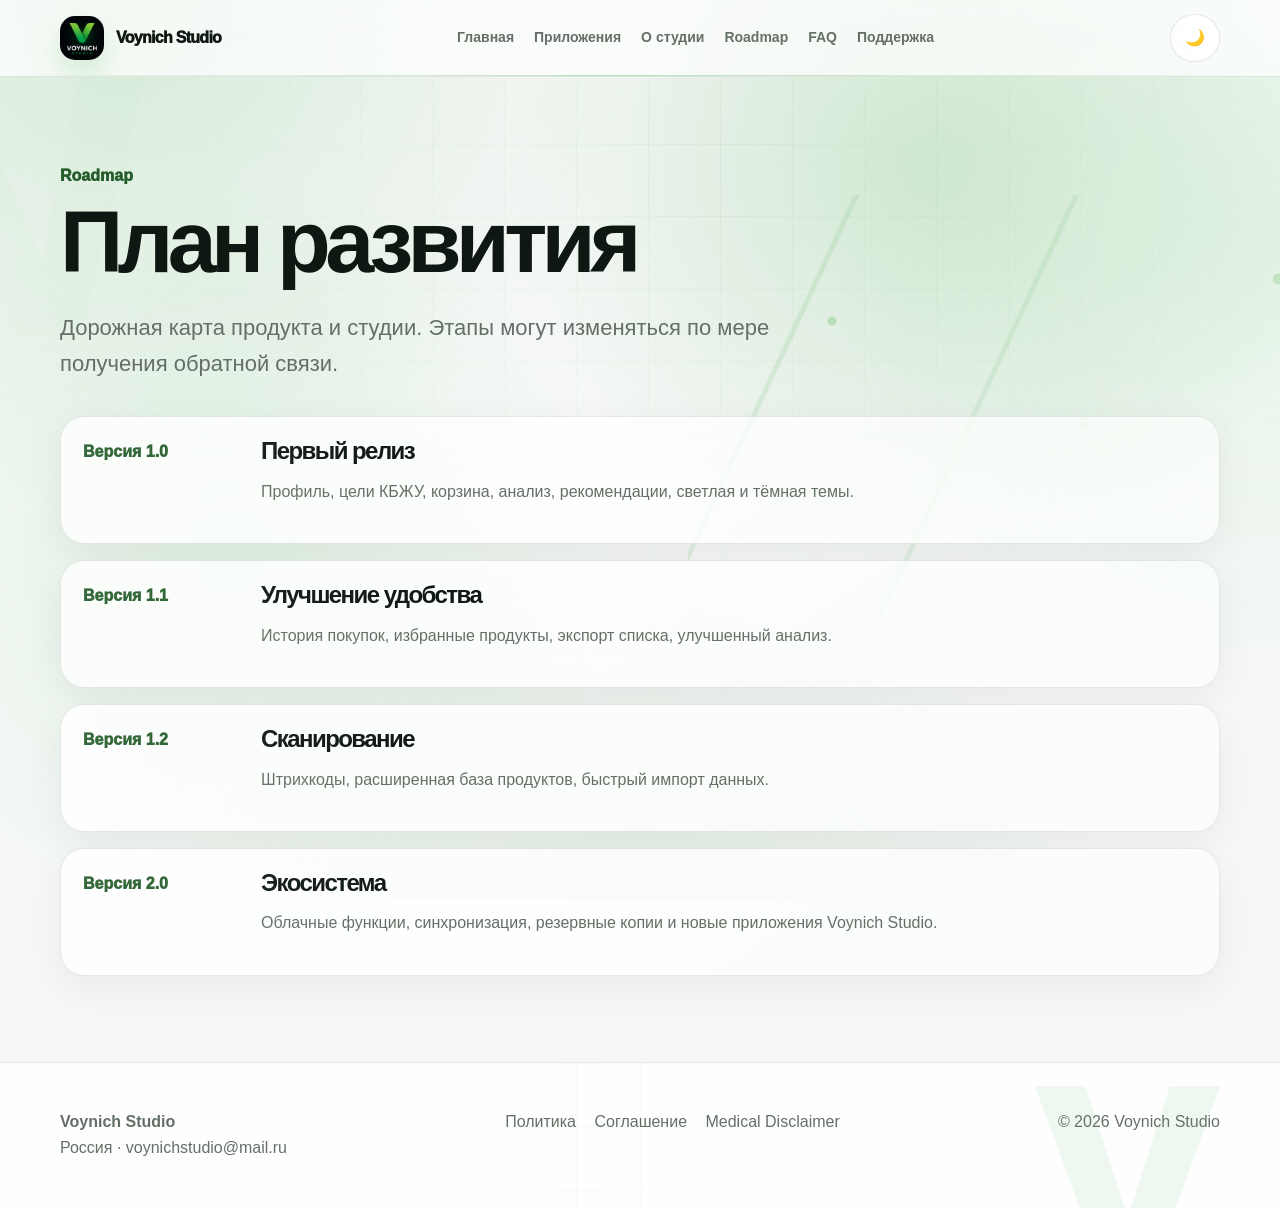
<file: roadmap.html>
<!doctype html>
<html lang="ru">
<head>
  <meta charset="utf-8">
  <meta name="viewport" content="width=device-width, initial-scale=1">
  <title>Roadmap — Voynich Studio</title>
  <meta name="description" content="План развития приложений Voynich Studio.">
  <meta name="theme-color" content="#4CAF50">
  <link rel="canonical" href="https://voynich-studio.github.io/roadmap.html">
  <meta property="og:title" content="Roadmap — Voynich Studio">
  <meta property="og:description" content="План развития приложений Voynich Studio.">
  <meta property="og:type" content="website">
  <meta property="og:url" content="https://voynich-studio.github.io/roadmap.html">
  <meta property="og:site_name" content="Voynich Studio">
  <meta name="twitter:card" content="summary_large_image">
  <link rel="icon" href="assets/favicon.png" type="image/png">
  <link rel="manifest" href="site.webmanifest">
  <link rel="stylesheet" href="style.css">
  <script type="application/ld+json">
  {
    "@context": "https://schema.org",
    "@type": "Organization",
    "name": "Voynich Studio",
    "url": "https://voynich-studio.github.io/",
    "email": "voynichstudio@mail.ru",
    "foundingLocation": "Россия"
  }
  </script>

</head>
<body>
  <a class="skip-link" href="#main">Перейти к содержимому</a>
  <nav class="site-nav">
    <div class="container nav-inner">
      <a class="logo" href="index.html" aria-label="Voynich Studio">
        <img class="logo-mark" src="assets/voynich-studio-logo-v2.jpg" alt="" width="44" height="44">
        <span>Voynich Studio</span>
      </a>
      <div class="nav-links" aria-label="Основная навигация">
        <a href="index.html">Главная</a>
        <a href="apps.html">Приложения</a>
        <a href="about.html">О студии</a>
        <a href="roadmap.html">Roadmap</a>
        <a href="faq.html">FAQ</a>
        <a href="support.html">Поддержка</a>
      </div>
      <div class="nav-actions">
        <button class="icon-btn" onclick="toggleTheme()" aria-label="Переключить тему">🌙</button>
        <button class="icon-btn mobile-menu-btn" onclick="toggleMenu()" aria-label="Открыть меню">☰</button>
      </div>
    </div>
    <div class="container mobile-menu">
      <a href="index.html">Главная</a>
      <a href="apps.html">Приложения</a>
      <a href="about.html">О студии</a>
      <a href="roadmap.html">Roadmap</a>
      <a href="faq.html">FAQ</a>
      <a href="support.html">Поддержка</a>
      <a href="privacy-policy.html">Документы</a>
    </div>
  </nav>

<main id="main" class="section">
  <div class="container">
    <div class="section-head">
      <div class="section-kicker">Roadmap</div>
      <h1>План развития</h1>
      <p class="lead">Дорожная карта продукта и студии. Этапы могут изменяться по мере получения обратной связи.</p>
    </div>
    <div class="timeline">
      <div class="timeline-item"><div class="version">Версия 1.0</div><div><h3>Первый релиз</h3><p>Профиль, цели КБЖУ, корзина, анализ, рекомендации, светлая и тёмная темы.</p></div></div>
      <div class="timeline-item"><div class="version">Версия 1.1</div><div><h3>Улучшение удобства</h3><p>История покупок, избранные продукты, экспорт списка, улучшенный анализ.</p></div></div>
      <div class="timeline-item"><div class="version">Версия 1.2</div><div><h3>Сканирование</h3><p>Штрихкоды, расширенная база продуктов, быстрый импорт данных.</p></div></div>
      <div class="timeline-item"><div class="version">Версия 2.0</div><div><h3>Экосистема</h3><p>Облачные функции, синхронизация, резервные копии и новые приложения Voynich Studio.</p></div></div>
    </div>
  </div>
</main>

  <footer class="footer">
    <div class="container footer-grid">
      <div>
        <strong>Voynich Studio</strong><br>
        Россия · <a href="mailto:voynichstudio@mail.ru">voynichstudio@mail.ru</a>
      </div>
      <div>
        <a href="privacy-policy.html">Политика</a>
        <a href="terms.html">Соглашение</a>
        <a href="medical-disclaimer.html">Medical Disclaimer</a>
      </div>
      <div>© 2026 Voynich Studio</div>
    </div>
  </footer>
  <script src="script.js"></script>
</body>
</html>
</file>
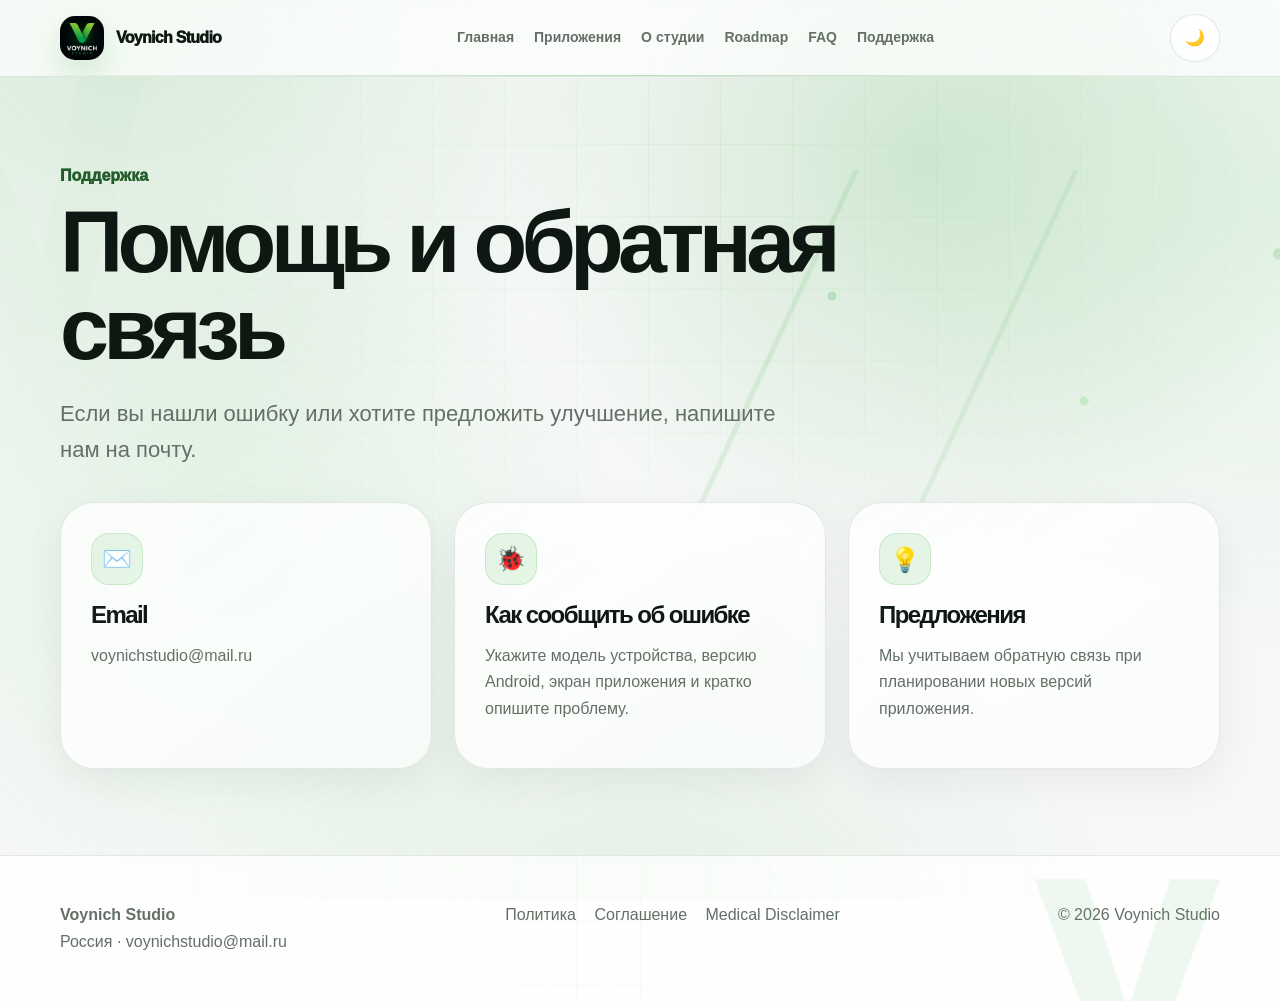
<file: support.html>
<!doctype html>
<html lang="ru">
<head>
  <meta charset="utf-8">
  <meta name="viewport" content="width=device-width, initial-scale=1">
  <title>Поддержка — Voynich Studio</title>
  <meta name="description" content="Поддержка пользователей приложений Voynich Studio.">
  <meta name="theme-color" content="#4CAF50">
  <link rel="canonical" href="https://voynich-studio.github.io/support.html">
  <meta property="og:title" content="Поддержка — Voynich Studio">
  <meta property="og:description" content="Поддержка пользователей приложений Voynich Studio.">
  <meta property="og:type" content="website">
  <meta property="og:url" content="https://voynich-studio.github.io/support.html">
  <meta property="og:site_name" content="Voynich Studio">
  <meta name="twitter:card" content="summary_large_image">
  <link rel="icon" href="assets/favicon.png" type="image/png">
  <link rel="manifest" href="site.webmanifest">
  <link rel="stylesheet" href="style.css">
  <script type="application/ld+json">
  {
    "@context": "https://schema.org",
    "@type": "Organization",
    "name": "Voynich Studio",
    "url": "https://voynich-studio.github.io/",
    "email": "voynichstudio@mail.ru",
    "foundingLocation": "Россия"
  }
  </script>

</head>
<body>
  <a class="skip-link" href="#main">Перейти к содержимому</a>
  <nav class="site-nav">
    <div class="container nav-inner">
      <a class="logo" href="index.html" aria-label="Voynich Studio">
        <img class="logo-mark" src="assets/voynich-studio-logo-v2.jpg" alt="" width="44" height="44">
        <span>Voynich Studio</span>
      </a>
      <div class="nav-links" aria-label="Основная навигация">
        <a href="index.html">Главная</a>
        <a href="apps.html">Приложения</a>
        <a href="about.html">О студии</a>
        <a href="roadmap.html">Roadmap</a>
        <a href="faq.html">FAQ</a>
        <a href="support.html">Поддержка</a>
      </div>
      <div class="nav-actions">
        <button class="icon-btn" onclick="toggleTheme()" aria-label="Переключить тему">🌙</button>
        <button class="icon-btn mobile-menu-btn" onclick="toggleMenu()" aria-label="Открыть меню">☰</button>
      </div>
    </div>
    <div class="container mobile-menu">
      <a href="index.html">Главная</a>
      <a href="apps.html">Приложения</a>
      <a href="about.html">О студии</a>
      <a href="roadmap.html">Roadmap</a>
      <a href="faq.html">FAQ</a>
      <a href="support.html">Поддержка</a>
      <a href="privacy-policy.html">Документы</a>
    </div>
  </nav>

<main id="main" class="section">
  <div class="container">
    <div class="section-head">
      <div class="section-kicker">Поддержка</div>
      <h1>Помощь и обратная связь</h1>
      <p class="lead">Если вы нашли ошибку или хотите предложить улучшение, напишите нам на почту.</p>
    </div>
    <div class="cards">
      <div class="card"><div class="card-icon">✉️</div><h3>Email</h3><p><a href="mailto:voynichstudio@mail.ru">voynichstudio@mail.ru</a></p></div>
      <div class="card"><div class="card-icon">🐞</div><h3>Как сообщить об ошибке</h3><p>Укажите модель устройства, версию Android, экран приложения и кратко опишите проблему.</p></div>
      <div class="card"><div class="card-icon">💡</div><h3>Предложения</h3><p>Мы учитываем обратную связь при планировании новых версий приложения.</p></div>
    </div>
  </div>
</main>

  <footer class="footer">
    <div class="container footer-grid">
      <div>
        <strong>Voynich Studio</strong><br>
        Россия · <a href="mailto:voynichstudio@mail.ru">voynichstudio@mail.ru</a>
      </div>
      <div>
        <a href="privacy-policy.html">Политика</a>
        <a href="terms.html">Соглашение</a>
        <a href="medical-disclaimer.html">Medical Disclaimer</a>
      </div>
      <div>© 2026 Voynich Studio</div>
    </div>
  </footer>
  <script src="script.js"></script>
</body>
</html>
</file>
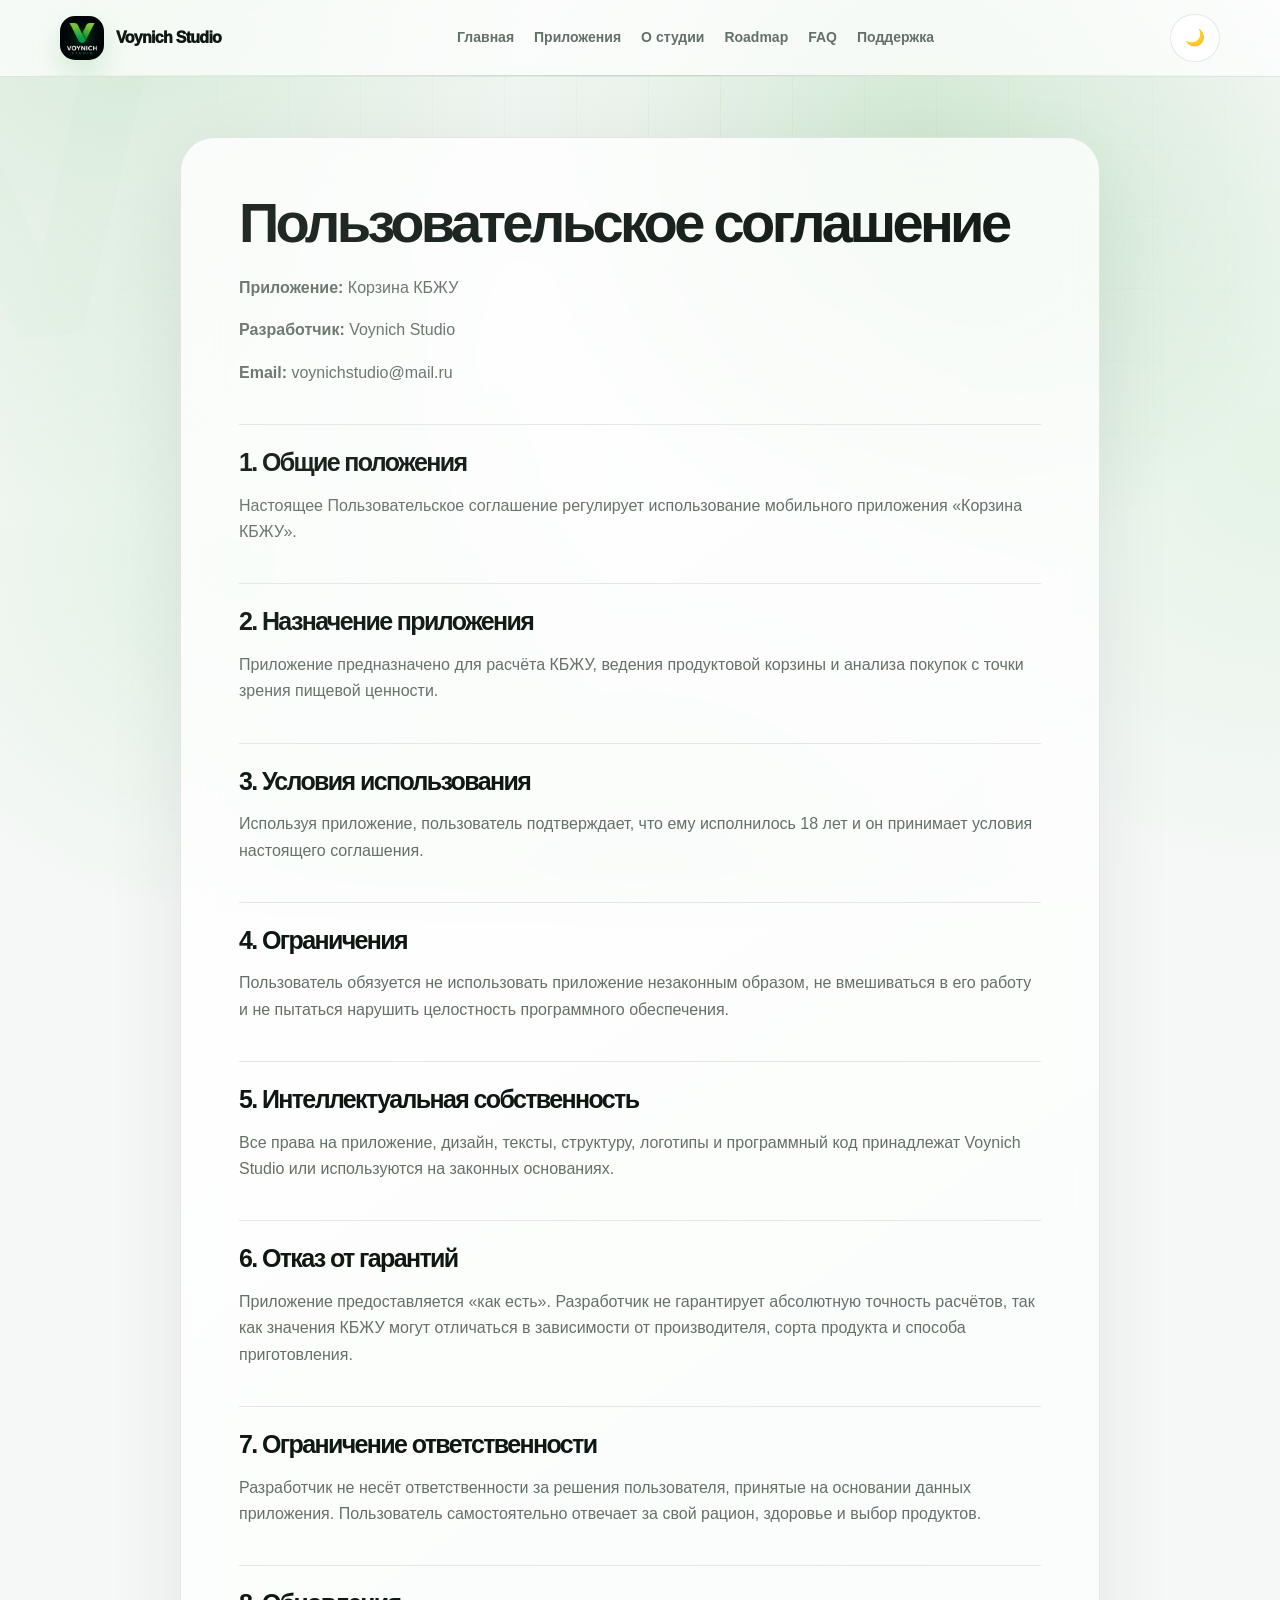
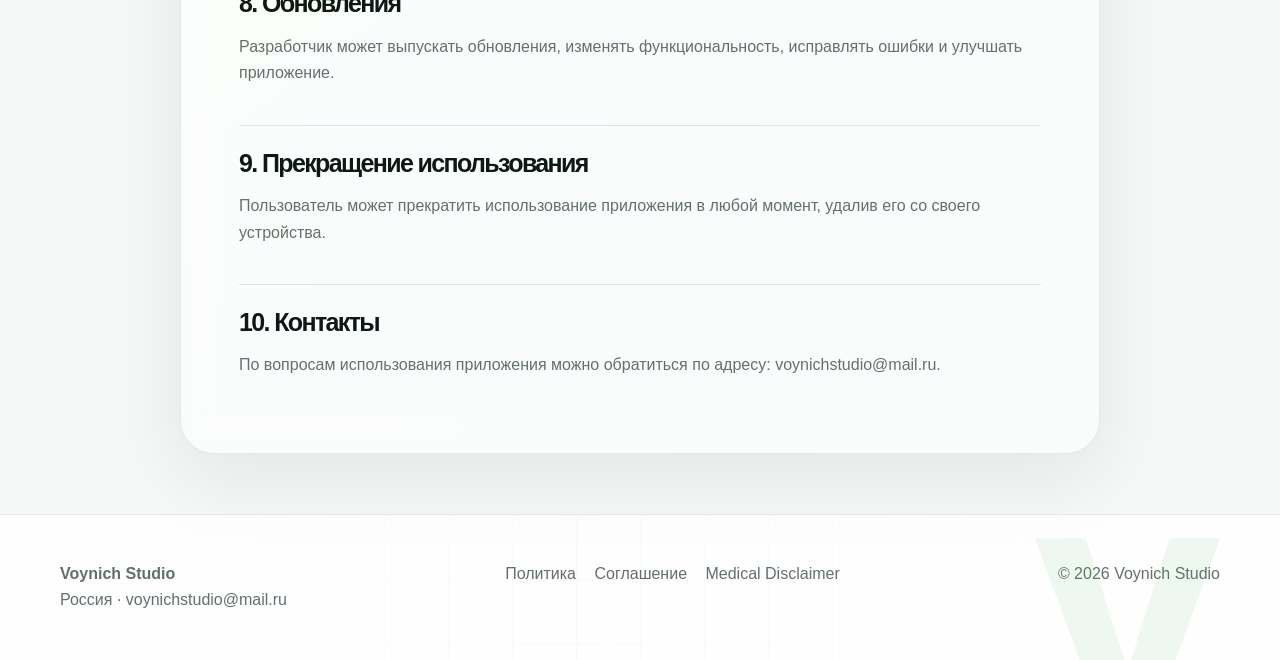
<file: terms.html>
<!doctype html>
<html lang="ru">
<head>
  <meta charset="utf-8">
  <meta name="viewport" content="width=device-width, initial-scale=1">
  <title>Пользовательское соглашение — Корзина КБЖУ</title>
  <meta name="description" content="Пользовательское соглашение приложения Корзина КБЖУ от Voynich Studio.">
  <meta name="theme-color" content="#4CAF50">
  <link rel="canonical" href="https://voynich-studio.github.io/terms.html">
  <meta property="og:title" content="Пользовательское соглашение — Корзина КБЖУ">
  <meta property="og:description" content="Пользовательское соглашение приложения Корзина КБЖУ от Voynich Studio.">
  <meta property="og:type" content="website">
  <meta property="og:url" content="https://voynich-studio.github.io/terms.html">
  <meta property="og:site_name" content="Voynich Studio">
  <meta name="twitter:card" content="summary_large_image">
  <link rel="icon" href="assets/favicon.png" type="image/png">
  <link rel="manifest" href="site.webmanifest">
  <link rel="stylesheet" href="style.css">
  <script type="application/ld+json">
  {
    "@context": "https://schema.org",
    "@type": "Organization",
    "name": "Voynich Studio",
    "url": "https://voynich-studio.github.io/",
    "email": "voynichstudio@mail.ru",
    "foundingLocation": "Россия"
  }
  </script>

</head>
<body>
  <a class="skip-link" href="#main">Перейти к содержимому</a>
  <nav class="site-nav">
    <div class="container nav-inner">
      <a class="logo" href="index.html" aria-label="Voynich Studio">
        <img class="logo-mark" src="assets/voynich-studio-logo-v2.jpg" alt="" width="44" height="44">
        <span>Voynich Studio</span>
      </a>
      <div class="nav-links" aria-label="Основная навигация">
        <a href="index.html">Главная</a>
        <a href="apps.html">Приложения</a>
        <a href="about.html">О студии</a>
        <a href="roadmap.html">Roadmap</a>
        <a href="faq.html">FAQ</a>
        <a href="support.html">Поддержка</a>
      </div>
      <div class="nav-actions">
        <button class="icon-btn" onclick="toggleTheme()" aria-label="Переключить тему">🌙</button>
        <button class="icon-btn mobile-menu-btn" onclick="toggleMenu()" aria-label="Открыть меню">☰</button>
      </div>
    </div>
    <div class="container mobile-menu">
      <a href="index.html">Главная</a>
      <a href="apps.html">Приложения</a>
      <a href="about.html">О студии</a>
      <a href="roadmap.html">Roadmap</a>
      <a href="faq.html">FAQ</a>
      <a href="support.html">Поддержка</a>
      <a href="privacy-policy.html">Документы</a>
    </div>
  </nav>

<main id="main" class="legal-layout"><article class="container legal-doc">
<h1>Пользовательское соглашение</h1>
<p><strong>Приложение:</strong> Корзина КБЖУ</p><p><strong>Разработчик:</strong> Voynich Studio</p><p><strong>Email:</strong> voynichstudio@mail.ru</p>
<h2>1. Общие положения</h2><p>Настоящее Пользовательское соглашение регулирует использование мобильного приложения «Корзина КБЖУ».</p>
<h2>2. Назначение приложения</h2><p>Приложение предназначено для расчёта КБЖУ, ведения продуктовой корзины и анализа покупок с точки зрения пищевой ценности.</p>
<h2>3. Условия использования</h2><p>Используя приложение, пользователь подтверждает, что ему исполнилось 18 лет и он принимает условия настоящего соглашения.</p>
<h2>4. Ограничения</h2><p>Пользователь обязуется не использовать приложение незаконным образом, не вмешиваться в его работу и не пытаться нарушить целостность программного обеспечения.</p>
<h2>5. Интеллектуальная собственность</h2><p>Все права на приложение, дизайн, тексты, структуру, логотипы и программный код принадлежат Voynich Studio или используются на законных основаниях.</p>
<h2>6. Отказ от гарантий</h2><p>Приложение предоставляется «как есть». Разработчик не гарантирует абсолютную точность расчётов, так как значения КБЖУ могут отличаться в зависимости от производителя, сорта продукта и способа приготовления.</p>
<h2>7. Ограничение ответственности</h2><p>Разработчик не несёт ответственности за решения пользователя, принятые на основании данных приложения. Пользователь самостоятельно отвечает за свой рацион, здоровье и выбор продуктов.</p>
<h2>8. Обновления</h2><p>Разработчик может выпускать обновления, изменять функциональность, исправлять ошибки и улучшать приложение.</p>
<h2>9. Прекращение использования</h2><p>Пользователь может прекратить использование приложения в любой момент, удалив его со своего устройства.</p>
<h2>10. Контакты</h2><p>По вопросам использования приложения можно обратиться по адресу: <a href="mailto:voynichstudio@mail.ru">voynichstudio@mail.ru</a>.</p>
</article></main>

  <footer class="footer">
    <div class="container footer-grid">
      <div>
        <strong>Voynich Studio</strong><br>
        Россия · <a href="mailto:voynichstudio@mail.ru">voynichstudio@mail.ru</a>
      </div>
      <div>
        <a href="privacy-policy.html">Политика</a>
        <a href="terms.html">Соглашение</a>
        <a href="medical-disclaimer.html">Medical Disclaimer</a>
      </div>
      <div>© 2026 Voynich Studio</div>
    </div>
  </footer>
  <script src="script.js"></script>
</body>
</html>
</file>
<file: style.css>
:root {
  --bg: #f6f8f7;
  --surface: rgba(255, 255, 255, .78);
  --surface-solid: #ffffff;
  --surface-2: #eef7f1;
  --text: #0e1712;
  --muted: #647067;
  --border: rgba(24, 35, 28, .10);
  --green: #4CAF50;
  --green-2: #68d36f;
  --green-dark: #245d2b;
  --lime: #dff7df;
  --graphite: #111917;
  --shadow: 0 24px 80px rgba(15, 23, 42, .08);
  --shadow-soft: 0 12px 40px rgba(15, 23, 42, .06);
  --radius-xl: 34px;
  --radius-lg: 24px;
  --radius-md: 16px;
  --max: 1160px;
}

[data-theme="dark"] {
  --bg: #090d0b;
  --surface: rgba(18, 25, 21, .76);
  --surface-solid: #111814;
  --surface-2: #132119;
  --text: #f4f7f5;
  --muted: #a5b1aa;
  --border: rgba(255, 255, 255, .10);
  --green: #67d66f;
  --green-2: #9aefa1;
  --green-dark: #9aefa1;
  --lime: #183621;
  --graphite: #f4f7f5;
  --shadow: 0 24px 80px rgba(0, 0, 0, .42);
  --shadow-soft: 0 12px 40px rgba(0, 0, 0, .28);
}

* { box-sizing: border-box; }

html {
  scroll-behavior: smooth;
}

body {
  margin: 0;
  font-family: Inter, Manrope, -apple-system, BlinkMacSystemFont, "Segoe UI", Arial, sans-serif;
  color: var(--text);
  background:
    radial-gradient(circle at 10% 0%, rgba(76, 175, 80, .18), transparent 32rem),
    radial-gradient(circle at 100% 20%, rgba(104, 211, 111, .12), transparent 28rem),
    var(--bg);
  line-height: 1.65;
  overflow-x: hidden;
}

a { color: inherit; text-decoration: none; }
button { font: inherit; }

.container {
  width: min(var(--max), calc(100% - 40px));
  margin: 0 auto;
}

.skip-link {
  position: absolute;
  left: -999px;
  top: 12px;
  background: var(--text);
  color: var(--bg);
  padding: 12px 16px;
  border-radius: 12px;
  z-index: 999;
}

.skip-link:focus { left: 12px; }

.site-nav {
  position: sticky;
  top: 0;
  z-index: 100;
  backdrop-filter: blur(22px);
  background: color-mix(in srgb, var(--surface-solid) 72%, transparent);
  border-bottom: 1px solid var(--border);
  transition: all .25s ease;
}

.site-nav.scrolled {
  box-shadow: var(--shadow-soft);
}

.nav-inner {
  height: 76px;
  display: flex;
  align-items: center;
  justify-content: space-between;
  gap: 22px;
}

.logo {
  display: inline-flex;
  align-items: center;
  gap: 12px;
  font-weight: 950;
  letter-spacing: -.045em;
}

.logo-mark {
  width: 44px;
  height: 44px;
  border-radius: 14px;
  display: block;
  object-fit: cover;
  box-shadow: 0 14px 30px rgba(76, 175, 80, .22);
  background: #080b0c;
}

.nav-links {
  display: flex;
  align-items: center;
  gap: 20px;
  color: var(--muted);
  font-weight: 800;
  font-size: 14px;
}

.nav-links a { transition: color .2s ease; }
.nav-links a:hover { color: var(--green-dark); }

.nav-actions {
  display: flex;
  align-items: center;
  gap: 10px;
}

.icon-btn {
  border: 1px solid var(--border);
  background: var(--surface);
  color: var(--text);
  border-radius: 999px;
  padding: 10px 14px;
  font-weight: 900;
  cursor: pointer;
}

.mobile-menu-btn { display: none; }

.mobile-menu {
  display: none;
  border-top: 1px solid var(--border);
  padding: 14px 0 20px;
}

.mobile-menu a {
  display: block;
  padding: 12px 0;
  color: var(--muted);
  font-weight: 850;
}

.hero {
  padding: 100px 0 74px;
  position: relative;
}

.hero-grid {
  display: grid;
  grid-template-columns: 1.04fr .96fr;
  gap: 56px;
  align-items: center;
}

.badge {
  display: inline-flex;
  align-items: center;
  gap: 8px;
  background: var(--lime);
  color: var(--green-dark);
  padding: 9px 14px;
  border-radius: 999px;
  font-size: 14px;
  font-weight: 950;
  border: 1px solid color-mix(in srgb, var(--green) 20%, transparent);
}

h1, h2, h3 {
  margin-top: 0;
  letter-spacing: -.065em;
  line-height: .98;
}

h1 {
  font-size: clamp(44px, 8vw, 88px);
  margin-bottom: 24px;
}

h2 {
  font-size: clamp(34px, 5vw, 58px);
  margin-bottom: 18px;
}

h3 {
  font-size: 24px;
  margin-bottom: 12px;
}

.lead {
  color: var(--muted);
  font-size: clamp(18px, 2vw, 22px);
  max-width: 720px;
  margin: 0 0 30px;
}

.hero-copy .badge { margin-bottom: 22px; }

.actions {
  display: flex;
  flex-wrap: wrap;
  gap: 14px;
}

.btn {
  min-height: 54px;
  padding: 14px 20px;
  border-radius: 17px;
  display: inline-flex;
  align-items: center;
  gap: 10px;
  font-weight: 950;
  border: 1px solid transparent;
  transition: transform .2s ease, box-shadow .2s ease, border .2s ease;
}

.btn:hover {
  transform: translateY(-2px);
}

.btn.primary {
  background: linear-gradient(135deg, var(--green), #2e8a3d);
  color: white;
  box-shadow: 0 18px 42px rgba(76, 175, 80, .26);
}

.btn.secondary {
  background: var(--surface);
  color: var(--text);
  border-color: var(--border);
}

.stats {
  display: grid;
  grid-template-columns: repeat(3, 1fr);
  gap: 14px;
  margin-top: 34px;
}

.stat {
  padding: 18px;
  border-radius: 22px;
  background: var(--surface);
  border: 1px solid var(--border);
  box-shadow: var(--shadow-soft);
}

.stat strong {
  display: block;
  font-size: 28px;
  letter-spacing: -.055em;
}

.stat span {
  color: var(--muted);
  font-size: 13px;
  font-weight: 800;
}

.device-wrap {
  position: relative;
}

.orbit {
  position: absolute;
  inset: -40px;
  border: 1px solid color-mix(in srgb, var(--green) 18%, transparent);
  border-radius: 999px;
  transform: rotate(-18deg);
  pointer-events: none;
}

.phone {
  width: min(382px, 100%);
  margin: 0 auto;
  padding: 13px;
  border-radius: 48px;
  background: linear-gradient(145deg, #101010, #2e2e2e);
  box-shadow: var(--shadow);
  transform: perspective(900px) rotateY(-8deg) rotateX(4deg);
}

.phone-screen {
  min-height: 680px;
  border-radius: 36px;
  background: linear-gradient(180deg, #102116, #111714);
  padding: 22px;
  overflow: hidden;
  color: white;
}

.phone-top {
  width: 86px;
  height: 6px;
  border-radius: 999px;
  background: rgba(255,255,255,.2);
  margin: 0 auto 20px;
}

.app-card {
  background: rgba(255,255,255,.10);
  border: 1px solid rgba(255,255,255,.12);
  border-radius: 24px;
  padding: 20px;
  margin-bottom: 15px;
  backdrop-filter: blur(16px);
}

.app-card.green {
  background: linear-gradient(135deg, #4CAF50, #2E7D32);
}

.big-number {
  font-size: 50px;
  font-weight: 1000;
  letter-spacing: -.07em;
  line-height: 1;
}

.phone-grid {
  display: grid;
  grid-template-columns: repeat(2, 1fr);
  gap: 12px;
}

.phone-macro {
  background: rgba(255,255,255,.09);
  border: 1px solid rgba(255,255,255,.10);
  border-radius: 18px;
  padding: 14px;
}

.section {
  padding: 86px 0;
}

.section-head {
  max-width: 780px;
  margin-bottom: 34px;
}

.section-kicker {
  color: var(--green-dark);
  font-weight: 950;
  margin-bottom: 10px;
}

.cards {
  display: grid;
  grid-template-columns: repeat(3, 1fr);
  gap: 22px;
}

.card {
  background: var(--surface);
  border: 1px solid var(--border);
  border-radius: var(--radius-xl);
  padding: 30px;
  box-shadow: var(--shadow-soft);
  backdrop-filter: blur(18px);
  transition: transform .22s ease, box-shadow .22s ease, border-color .22s ease;
}

.card:hover {
  transform: translateY(-4px);
  box-shadow: var(--shadow);
  border-color: color-mix(in srgb, var(--green) 28%, var(--border));
}

.card-icon {
  width: 52px;
  height: 52px;
  display: grid;
  place-items: center;
  border-radius: 18px;
  background: var(--lime);
  color: var(--green-dark);
  font-size: 24px;
  margin-bottom: 18px;
}

.card p, .feature p, .timeline p, .faq p { color: var(--muted); }

.split {
  display: grid;
  grid-template-columns: .9fr 1.1fr;
  gap: 30px;
  align-items: start;
}

.feature-list {
  display: grid;
  gap: 14px;
}

.feature {
  display: flex;
  gap: 15px;
  padding: 18px;
  border-radius: 22px;
  background: var(--surface);
  border: 1px solid var(--border);
}

.check {
  width: 28px;
  height: 28px;
  border-radius: 999px;
  display: grid;
  place-items: center;
  background: var(--lime);
  color: var(--green-dark);
  font-weight: 1000;
  flex: 0 0 auto;
}

.gallery {
  display: grid;
  grid-template-columns: repeat(3, 1fr);
  gap: 18px;
}

.screen-shot {
  border-radius: 28px;
  min-height: 360px;
  background:
    linear-gradient(180deg, rgba(76,175,80,.18), transparent),
    var(--surface);
  border: 1px solid var(--border);
  box-shadow: var(--shadow-soft);
  padding: 18px;
  transition: transform .22s ease;
}

.screen-shot:hover {
  transform: scale(1.02);
}

.mock-line {
  height: 12px;
  border-radius: 999px;
  background: color-mix(in srgb, var(--text) 12%, transparent);
  margin-bottom: 12px;
}

.mock-card {
  border-radius: 18px;
  background: color-mix(in srgb, var(--green) 16%, var(--surface-solid));
  padding: 18px;
  margin-bottom: 14px;
}

.timeline {
  display: grid;
  gap: 16px;
}

.timeline-item {
  padding: 22px;
  border-radius: 24px;
  background: var(--surface);
  border: 1px solid var(--border);
  display: grid;
  grid-template-columns: 160px 1fr;
  gap: 18px;
  box-shadow: var(--shadow-soft);
}

.version {
  color: var(--green-dark);
  font-weight: 1000;
}

.faq-list {
  display: grid;
  gap: 12px;
}

.faq-item {
  background: var(--surface);
  border: 1px solid var(--border);
  border-radius: 22px;
  overflow: hidden;
}

.faq-item summary {
  cursor: pointer;
  padding: 20px 22px;
  font-weight: 950;
  list-style: none;
}

.faq-item summary::-webkit-details-marker { display: none; }

.faq-item p {
  padding: 0 22px 22px;
  margin: 0;
}

.legal-layout {
  padding: 60px 0;
}

.legal-doc {
  max-width: 920px;
  margin: 0 auto;
  background: var(--surface);
  border: 1px solid var(--border);
  border-radius: 34px;
  padding: clamp(26px, 5vw, 58px);
  box-shadow: var(--shadow);
  backdrop-filter: blur(18px);
}

.legal-doc h1 {
  font-size: clamp(34px, 5vw, 56px);
}

.legal-doc h2 {
  font-size: 25px;
  margin-top: 38px;
  padding-top: 25px;
  border-top: 1px solid var(--border);
}

.legal-doc p,
.legal-doc li {
  color: var(--muted);
}

.footer {
  padding: 46px 0;
  border-top: 1px solid var(--border);
  background: var(--surface);
  color: var(--muted);
}

.footer-grid {
  display: flex;
  justify-content: space-between;
  gap: 22px;
  flex-wrap: wrap;
}

.footer a {
  color: var(--muted);
  margin-right: 14px;
}

.reveal {
  opacity: 0;
  transform: translateY(18px);
  animation: reveal .7s ease forwards;
}

.d1 { animation-delay: .12s; }
.d2 { animation-delay: .24s; }

@keyframes reveal {
  to { opacity: 1; transform: translateY(0); }
}

@media (prefers-reduced-motion: reduce) {
  * { animation: none !important; transition: none !important; scroll-behavior: auto !important; }
}

@media (max-width: 980px) {
  .hero-grid, .split {
    grid-template-columns: 1fr;
  }
  .phone {
    transform: none;
  }
  .cards, .gallery {
    grid-template-columns: 1fr;
  }
  .nav-links {
    display: none;
  }
  .mobile-menu-btn {
    display: inline-flex;
  }
  .mobile-menu.open {
    display: block;
  }
}

@media (max-width: 640px) {
  .container { width: min(100% - 28px, var(--max)); }
  .hero { padding: 62px 0 42px; }
  .section { padding: 58px 0; }
  .stats { grid-template-columns: 1fr; }
  .phone-screen { min-height: 560px; }
  .phone-grid { grid-template-columns: 1fr; }
  .timeline-item { grid-template-columns: 1fr; }
}

/* Voynich Studio brand system v1.0 */
body::before {
  content: "";
  position: fixed;
  inset: 0;
  z-index: -3;
  pointer-events: none;
  background-image:
    linear-gradient(color-mix(in srgb, var(--green) 7%, transparent) 1px, transparent 1px),
    linear-gradient(90deg, color-mix(in srgb, var(--green) 7%, transparent) 1px, transparent 1px);
  background-size: 72px 72px;
  mask-image: radial-gradient(circle at 55% 18%, #000 0, rgba(0,0,0,.45) 28%, transparent 66%);
  opacity: .9;
}

body::after {
  content: "";
  position: fixed;
  inset: 0;
  z-index: -4;
  pointer-events: none;
  background:
    radial-gradient(circle at 72% 18%, color-mix(in srgb, var(--green) 22%, transparent), transparent 26rem),
    radial-gradient(circle at 18% 62%, color-mix(in srgb, var(--green-2) 14%, transparent), transparent 24rem),
    radial-gradient(circle at 50% 110%, color-mix(in srgb, var(--green) 11%, transparent), transparent 30rem);
}

.site-nav {
  overflow: clip;
}

.site-nav::after {
  content: "";
  position: absolute;
  left: 0;
  right: 0;
  bottom: 0;
  height: 1px;
  background: linear-gradient(90deg, transparent, color-mix(in srgb, var(--green) 38%, transparent), transparent);
}

.logo-mark {
  border-radius: 15px;
}

.hero, .section, .legal-layout {
  position: relative;
  isolation: isolate;
}

.hero::before, .section::before, .legal-layout::before {
  content: "V";
  position: absolute;
  z-index: -2;
  right: clamp(-120px, 8vw, 70px);
  top: clamp(10px, 10vw, 120px);
  font-size: clamp(280px, 38vw, 720px);
  line-height: .72;
  font-weight: 1000;
  letter-spacing: -.12em;
  color: color-mix(in srgb, var(--green) 7%, transparent);
  opacity: .38;
  transform: rotate(-6deg);
  pointer-events: none;
}

.section::before, .legal-layout::before {
  right: auto;
  left: -90px;
  top: 10px;
  font-size: clamp(220px, 28vw, 520px);
  opacity: .18;
}

.hero::after, .section::after {
  content: "";
  position: absolute;
  z-index: -1;
  width: min(720px, 65vw);
  height: min(420px, 45vw);
  right: -10vw;
  top: 12%;
  pointer-events: none;
  background:
    radial-gradient(circle at 20% 30%, color-mix(in srgb, var(--green) 36%, transparent) 0 4px, transparent 5px),
    radial-gradient(circle at 55% 55%, color-mix(in srgb, var(--green-2) 32%, transparent) 0 4px, transparent 5px),
    radial-gradient(circle at 82% 20%, color-mix(in srgb, var(--green) 30%, transparent) 0 5px, transparent 6px),
    linear-gradient(115deg, transparent 0 18%, color-mix(in srgb, var(--green) 18%, transparent) 18.2% 18.6%, transparent 18.8% 42%, color-mix(in srgb, var(--green) 14%, transparent) 42.2% 42.6%, transparent 42.8% 100%);
  filter: drop-shadow(0 0 18px color-mix(in srgb, var(--green) 18%, transparent));
  opacity: .72;
}

.brand-orbit {
  position: absolute;
  inset: -62px -42px;
  pointer-events: none;
  z-index: -1;
}

.brand-orbit::before, .brand-orbit::after {
  content: "";
  position: absolute;
  border: 1px solid color-mix(in srgb, var(--green) 24%, transparent);
  border-radius: 999px;
  filter: drop-shadow(0 0 16px color-mix(in srgb, var(--green) 10%, transparent));
}

.brand-orbit::before {
  inset: 4% 1% 12% 6%;
  transform: rotate(-18deg);
}

.brand-orbit::after {
  inset: 14% -8% 6% 24%;
  transform: rotate(22deg);
}

.glass-chip {
  position: absolute;
  width: 72px;
  height: 72px;
  display: grid;
  place-items: center;
  border-radius: 24px;
  color: var(--green);
  background: color-mix(in srgb, var(--surface-solid) 22%, transparent);
  border: 1px solid color-mix(in srgb, var(--green) 22%, var(--border));
  box-shadow: 0 18px 50px rgba(20, 70, 28, .12);
  backdrop-filter: blur(18px);
  font-size: 28px;
  z-index: 2;
  animation: floatChip 7s ease-in-out infinite;
}

.glass-chip svg {
  width: 32px;
  height: 32px;
  stroke: currentColor;
  stroke-width: 1.8;
  fill: none;
  stroke-linecap: round;
  stroke-linejoin: round;
}

.glass-chip.one { top: 8%; left: 4%; }
.glass-chip.two { right: 2%; top: 19%; animation-delay: -1.8s; }
.glass-chip.three { left: 8%; bottom: 13%; animation-delay: -3.3s; }
.glass-chip.four { right: 0; bottom: 22%; animation-delay: -4.7s; }

@keyframes floatChip {
  0%, 100% { transform: translate3d(0, 0, 0) rotate(-2deg); }
  50% { transform: translate3d(0, -12px, 0) rotate(3deg); }
}

.card, .stat, .feature, .timeline-item, .faq-item, .legal-doc, .screen-shot {
  position: relative;
  overflow: hidden;
}

.card::after, .stat::after, .feature::after, .timeline-item::after, .faq-item::after, .legal-doc::after, .screen-shot::after {
  content: "";
  position: absolute;
  inset: 0;
  border-radius: inherit;
  pointer-events: none;
  background: linear-gradient(145deg, rgba(255,255,255,.28), transparent 34%, color-mix(in srgb, var(--green) 6%, transparent));
  opacity: .35;
}

.card-icon, .check {
  background: linear-gradient(135deg, color-mix(in srgb, var(--green) 16%, var(--surface-solid)), color-mix(in srgb, var(--green-2) 18%, var(--surface-solid)));
  border: 1px solid color-mix(in srgb, var(--green) 20%, transparent);
}

.btn.primary {
  background: linear-gradient(135deg, #18C35F, #7AE65A);
  box-shadow: 0 18px 42px rgba(24, 195, 95, .24), 0 0 0 1px color-mix(in srgb, var(--green) 20%, transparent) inset;
}

.btn.primary:hover {
  box-shadow: 0 24px 56px rgba(24, 195, 95, .32), 0 0 0 1px color-mix(in srgb, var(--green) 28%, transparent) inset;
}

.footer {
  position: relative;
  overflow: hidden;
}

.footer::before {
  content: "V";
  position: absolute;
  right: 8%;
  bottom: -82px;
  font-size: 260px;
  line-height: .8;
  font-weight: 1000;
  letter-spacing: -.12em;
  color: color-mix(in srgb, var(--green) 8%, transparent);
  pointer-events: none;
}

.footer::after {
  content: "";
  position: absolute;
  inset: 0;
  pointer-events: none;
  background-image:
    linear-gradient(color-mix(in srgb, var(--green) 6%, transparent) 1px, transparent 1px),
    linear-gradient(90deg, color-mix(in srgb, var(--green) 6%, transparent) 1px, transparent 1px);
  background-size: 64px 64px;
  opacity: .55;
  mask-image: linear-gradient(90deg, transparent, #000 45%, transparent);
}

@media (max-width: 980px) {
  .glass-chip { width: 58px; height: 58px; border-radius: 20px; }
  .glass-chip svg { width: 26px; height: 26px; }
  .glass-chip.one, .glass-chip.three { left: -4px; }
  .glass-chip.two, .glass-chip.four { right: -4px; }
}

@media (max-width: 640px) {
  body::before { background-size: 54px 54px; opacity: .55; }
  .hero::before, .section::before, .legal-layout::before { opacity: .12; }
  .hero::after, .section::after { opacity: .35; width: 96vw; right: -40vw; }
  .glass-chip { display: none; }
  .brand-orbit { opacity: .45; }
}
</file>
